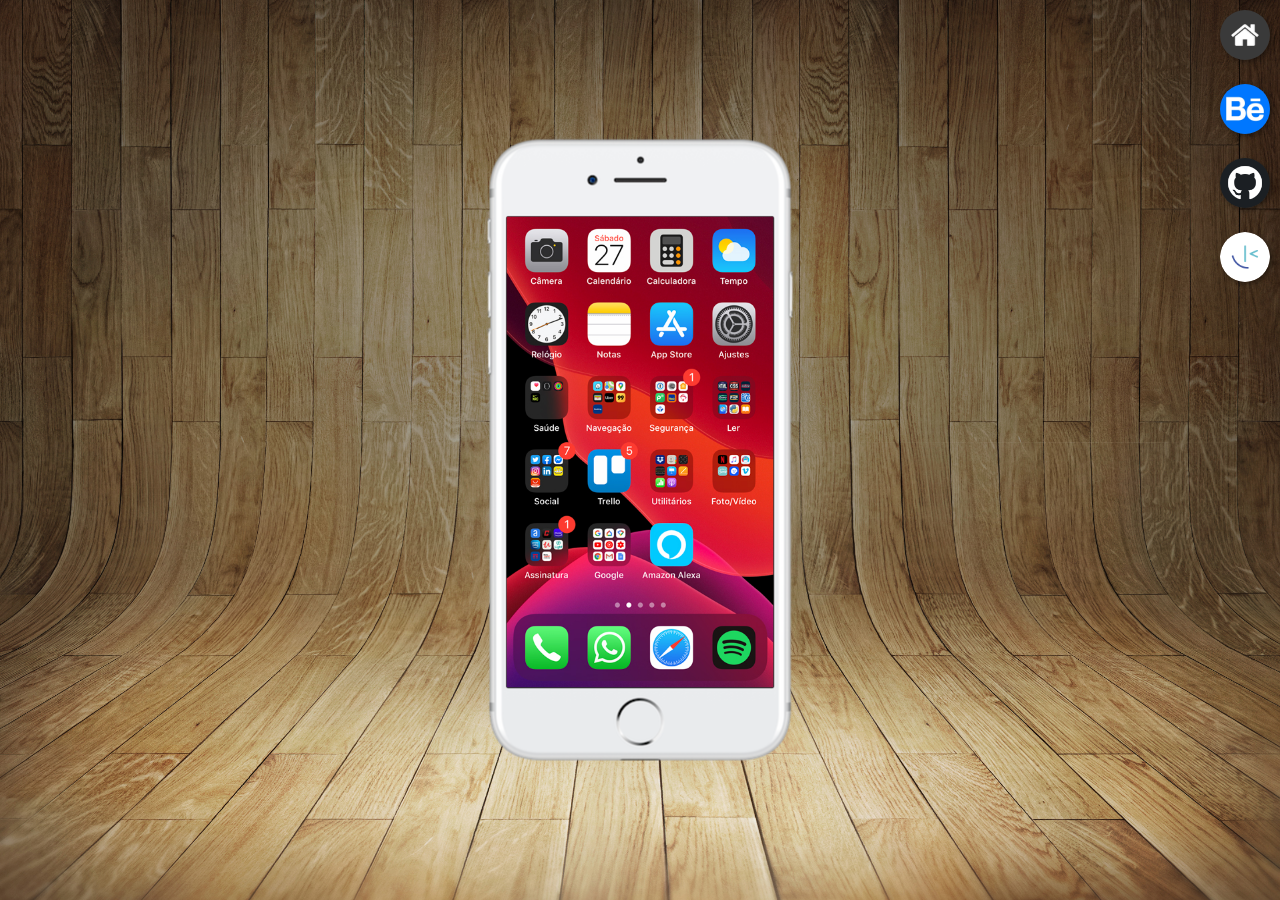
<file: index.html>
<!DOCTYPE html>
<html lang="pt-br">
<head>
    <meta charset="UTF-8">
    <meta name="viewport" content="width=device-width, initial-scale=1.0">
    <title>Projeto Redes Sociais</title>
    <link rel="shortcut icon" href="favicon.ico" type="image/x-icon">
    <link rel="stylesheet" href="estilos/style.css">
</head>
<body>
    <main>
        <section id="telefone">
            <iframe src="home.html" name="tela" id="tela" frameborder="0">
                Seu navegador não é compatível com isso. Baixe <a href="https://www.google.com/chrome/dr/download">aqui</a> o Google Chrome.
            </iframe>
        </section>
        <section id="redes-sociais">
            <a href="home.html" target="tela"><img src="imagens/logo-home.jpg" alt="home"></a><br>
            <a href="behance.html" target="tela"><img src="imagens/logo-behance.jpg" alt=""></a><br>
            <a href="github.html" target="tela"><img src="imagens/logo-github.webp" alt=""></a><br>
            <a href="frontendmentor.html" target="tela"><img src="imagens/logo-fm.png" alt=""></a>
        </section>
    </main>
</body>
</html>
</file>
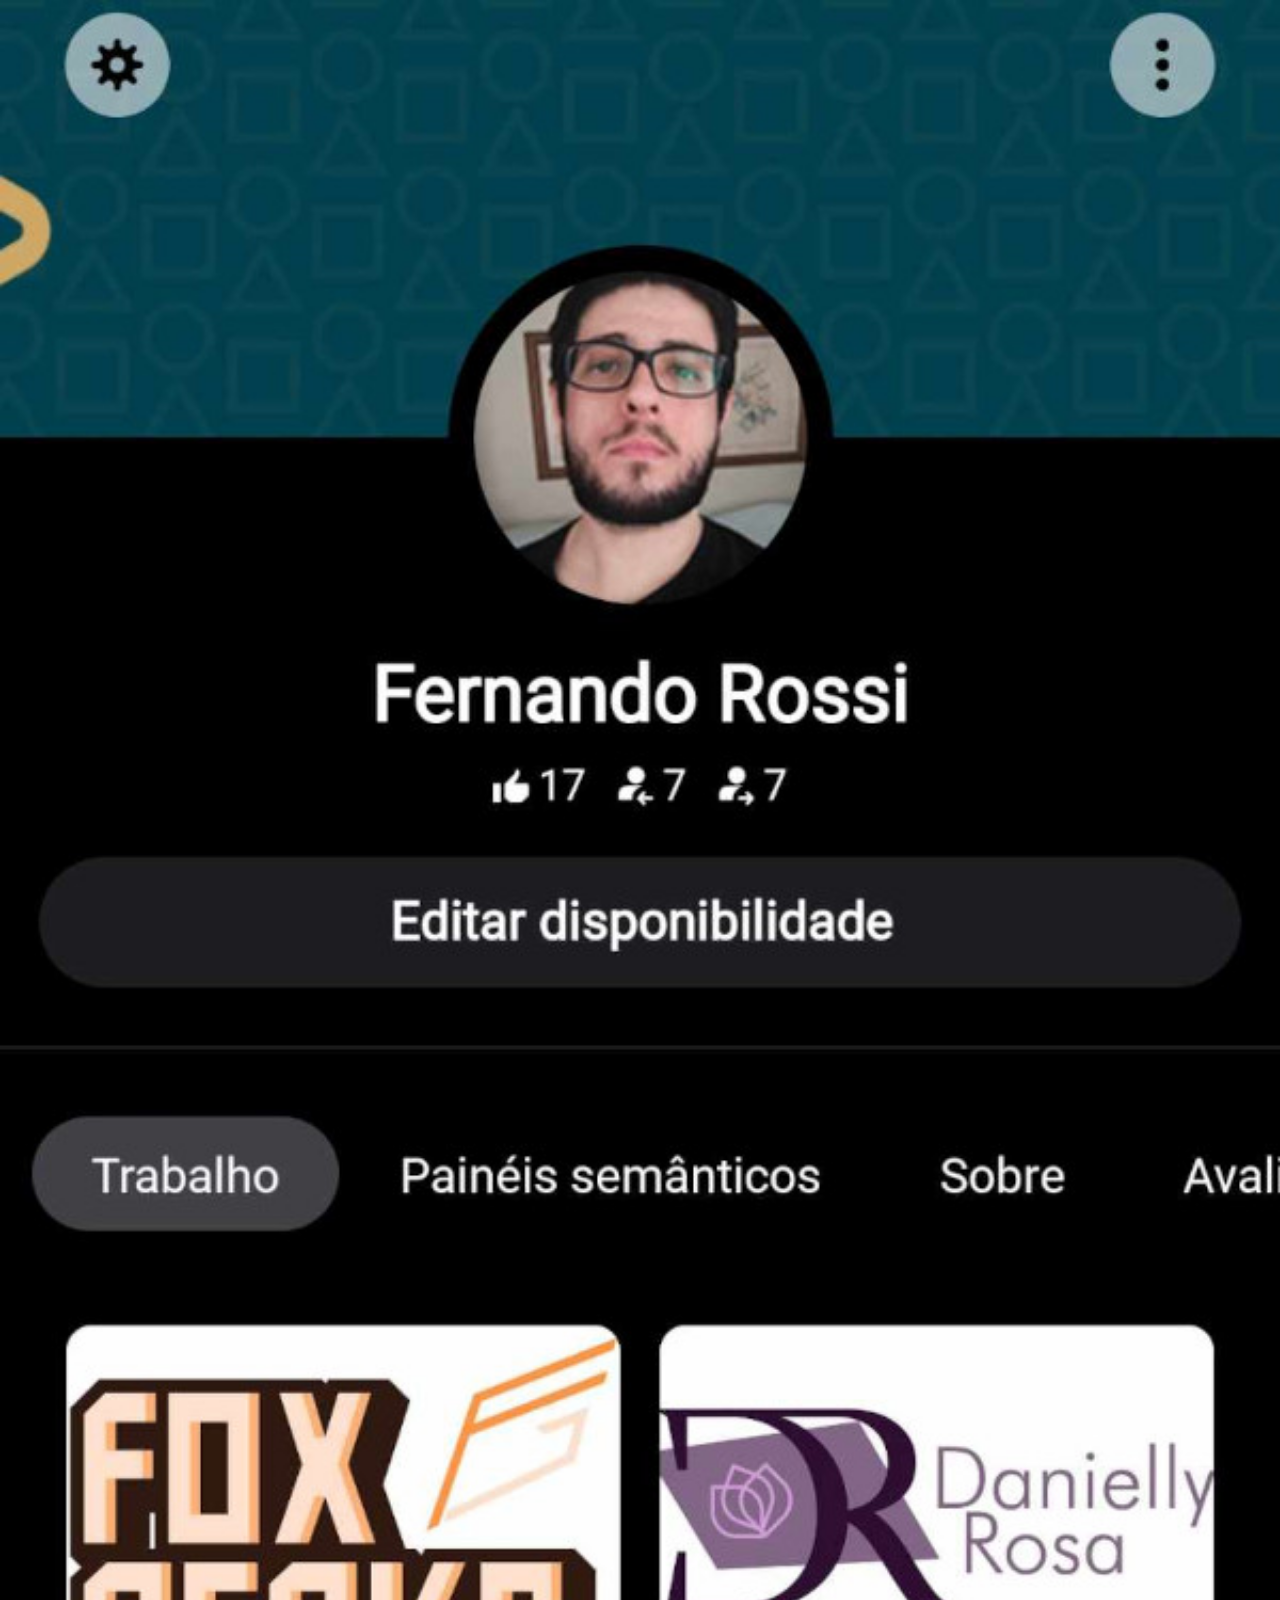
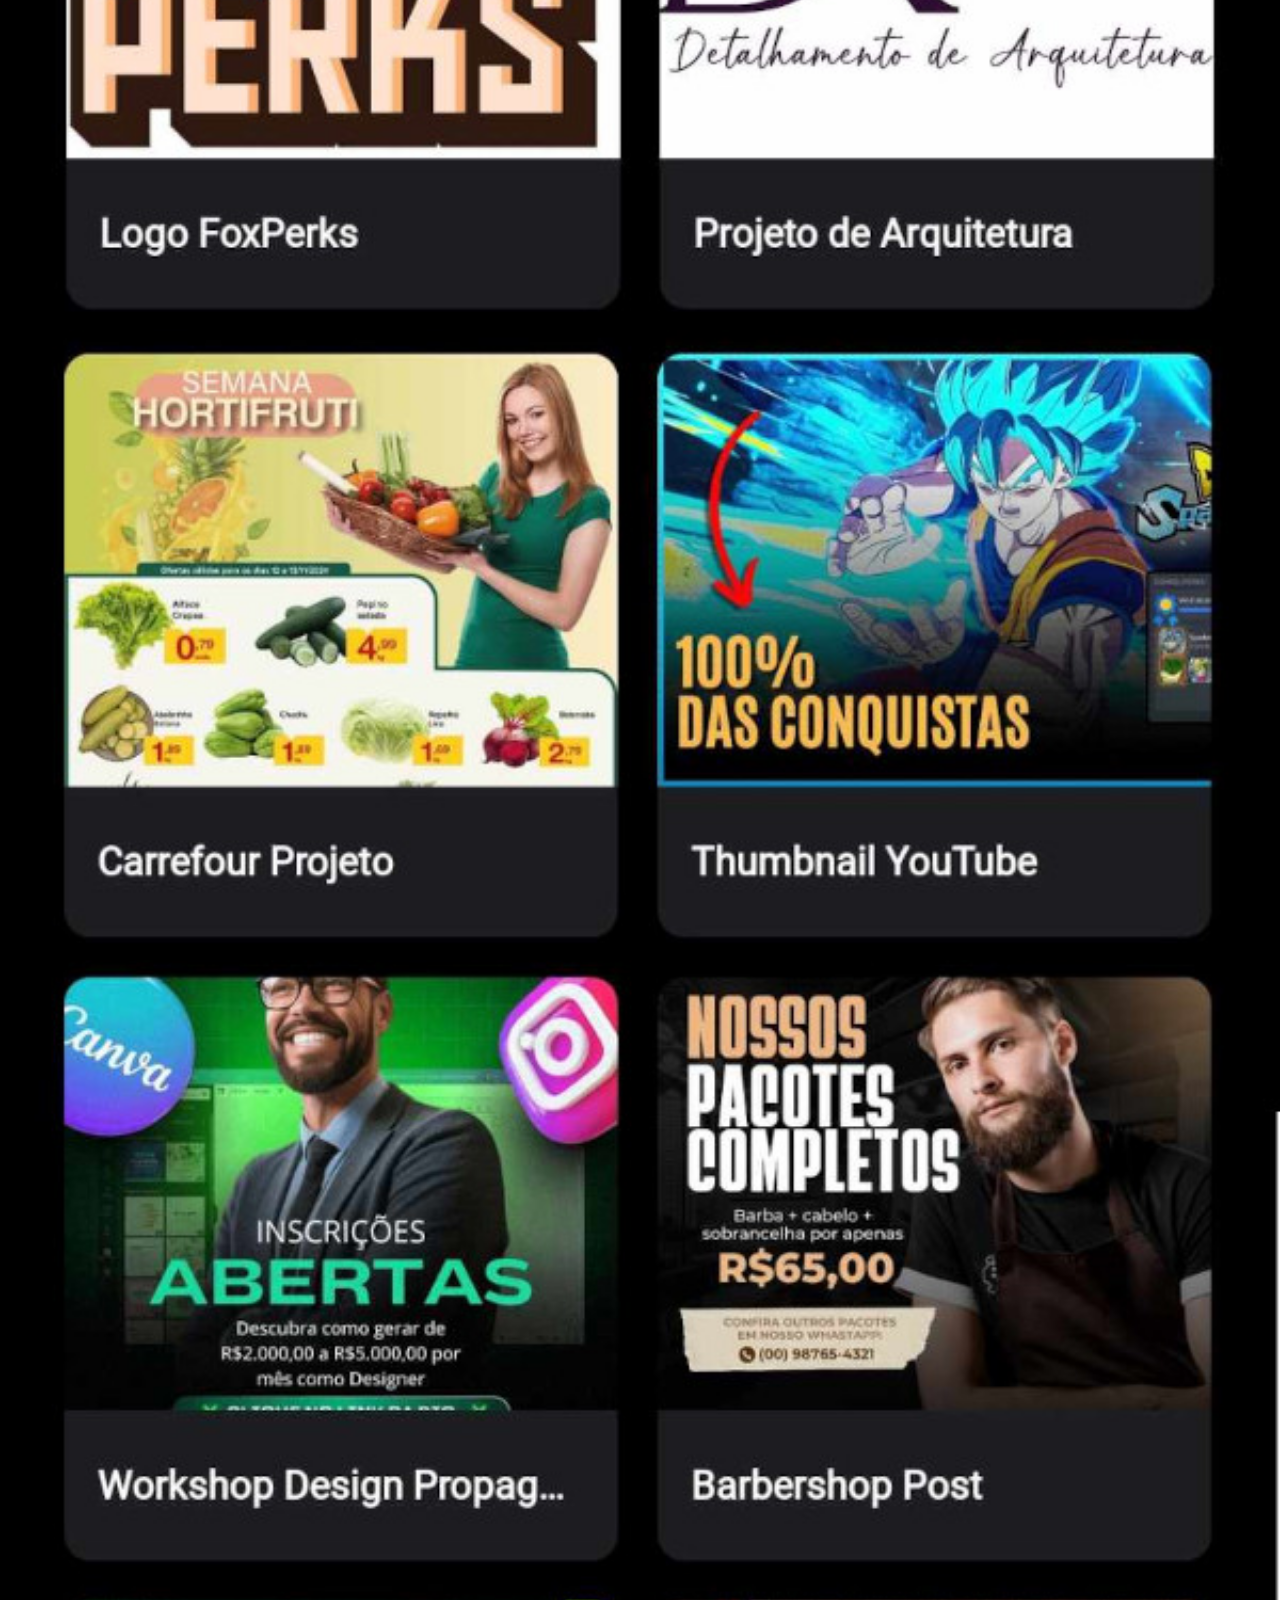
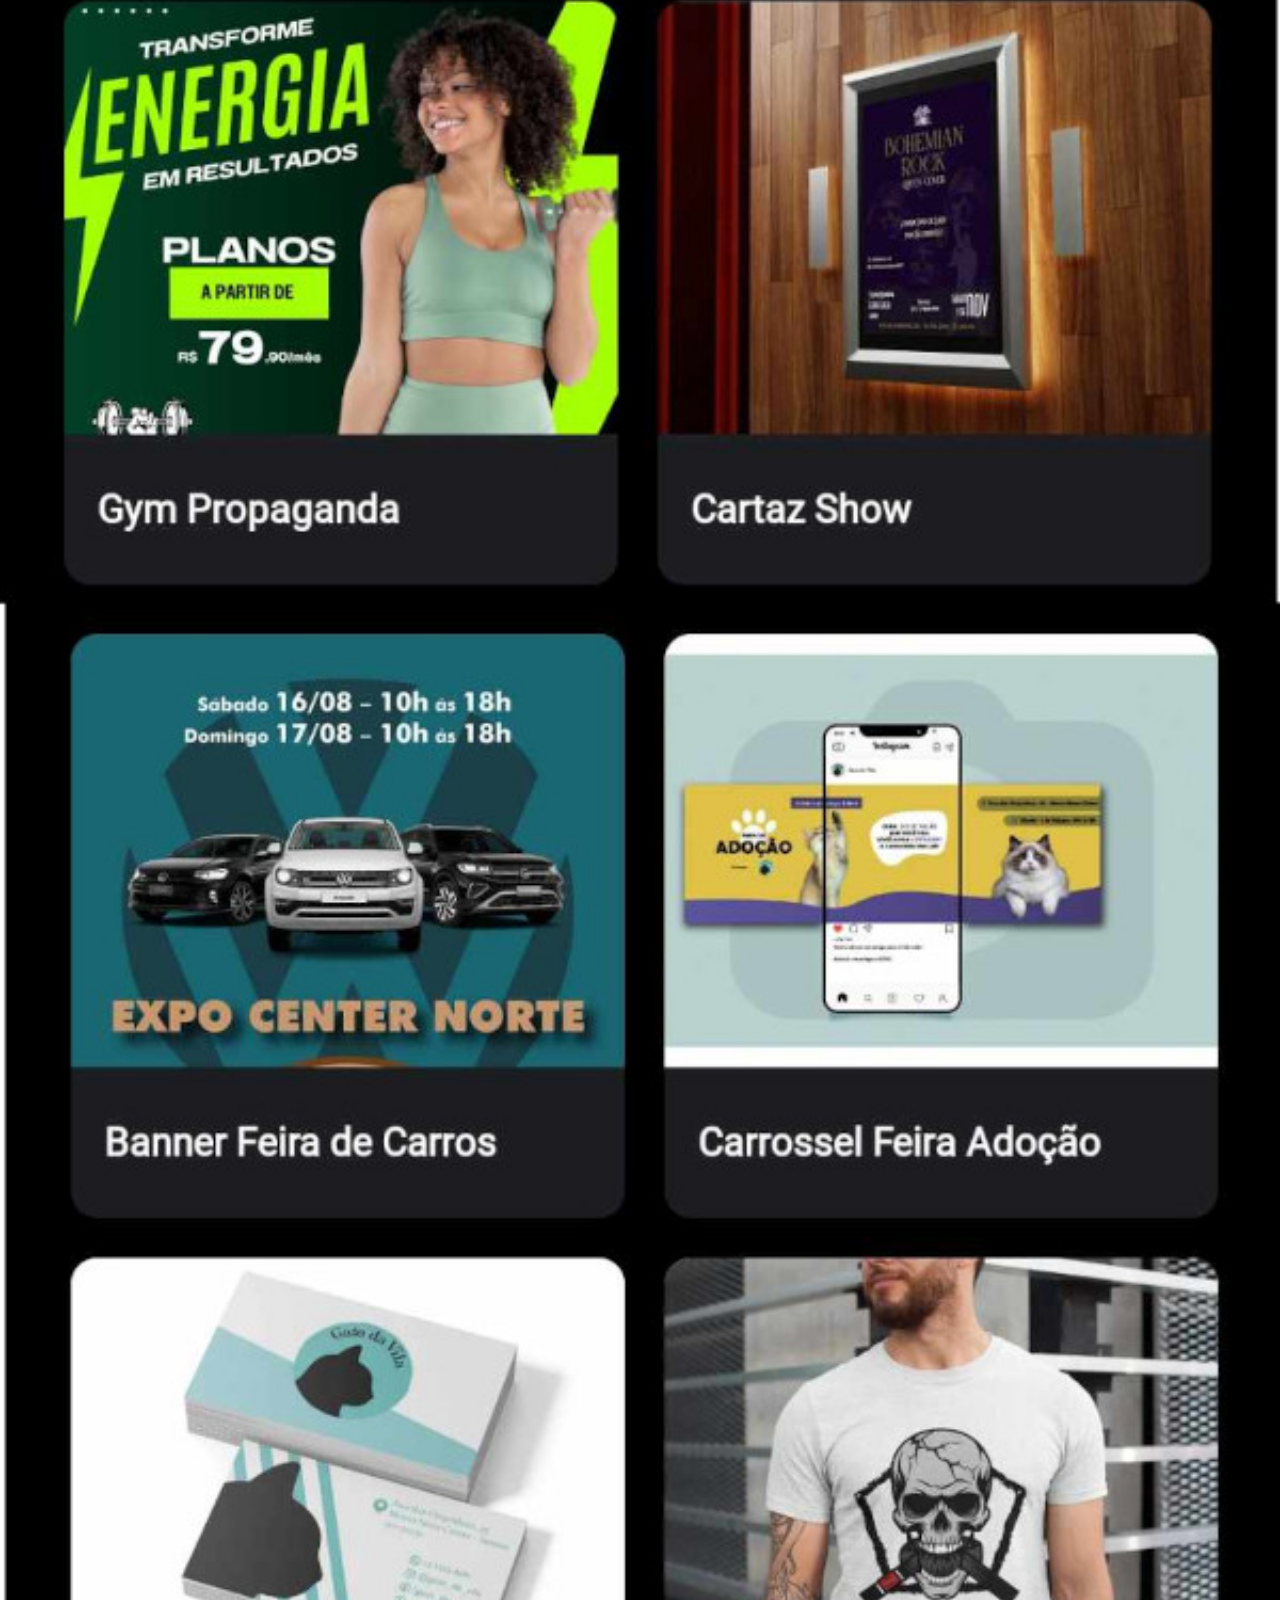
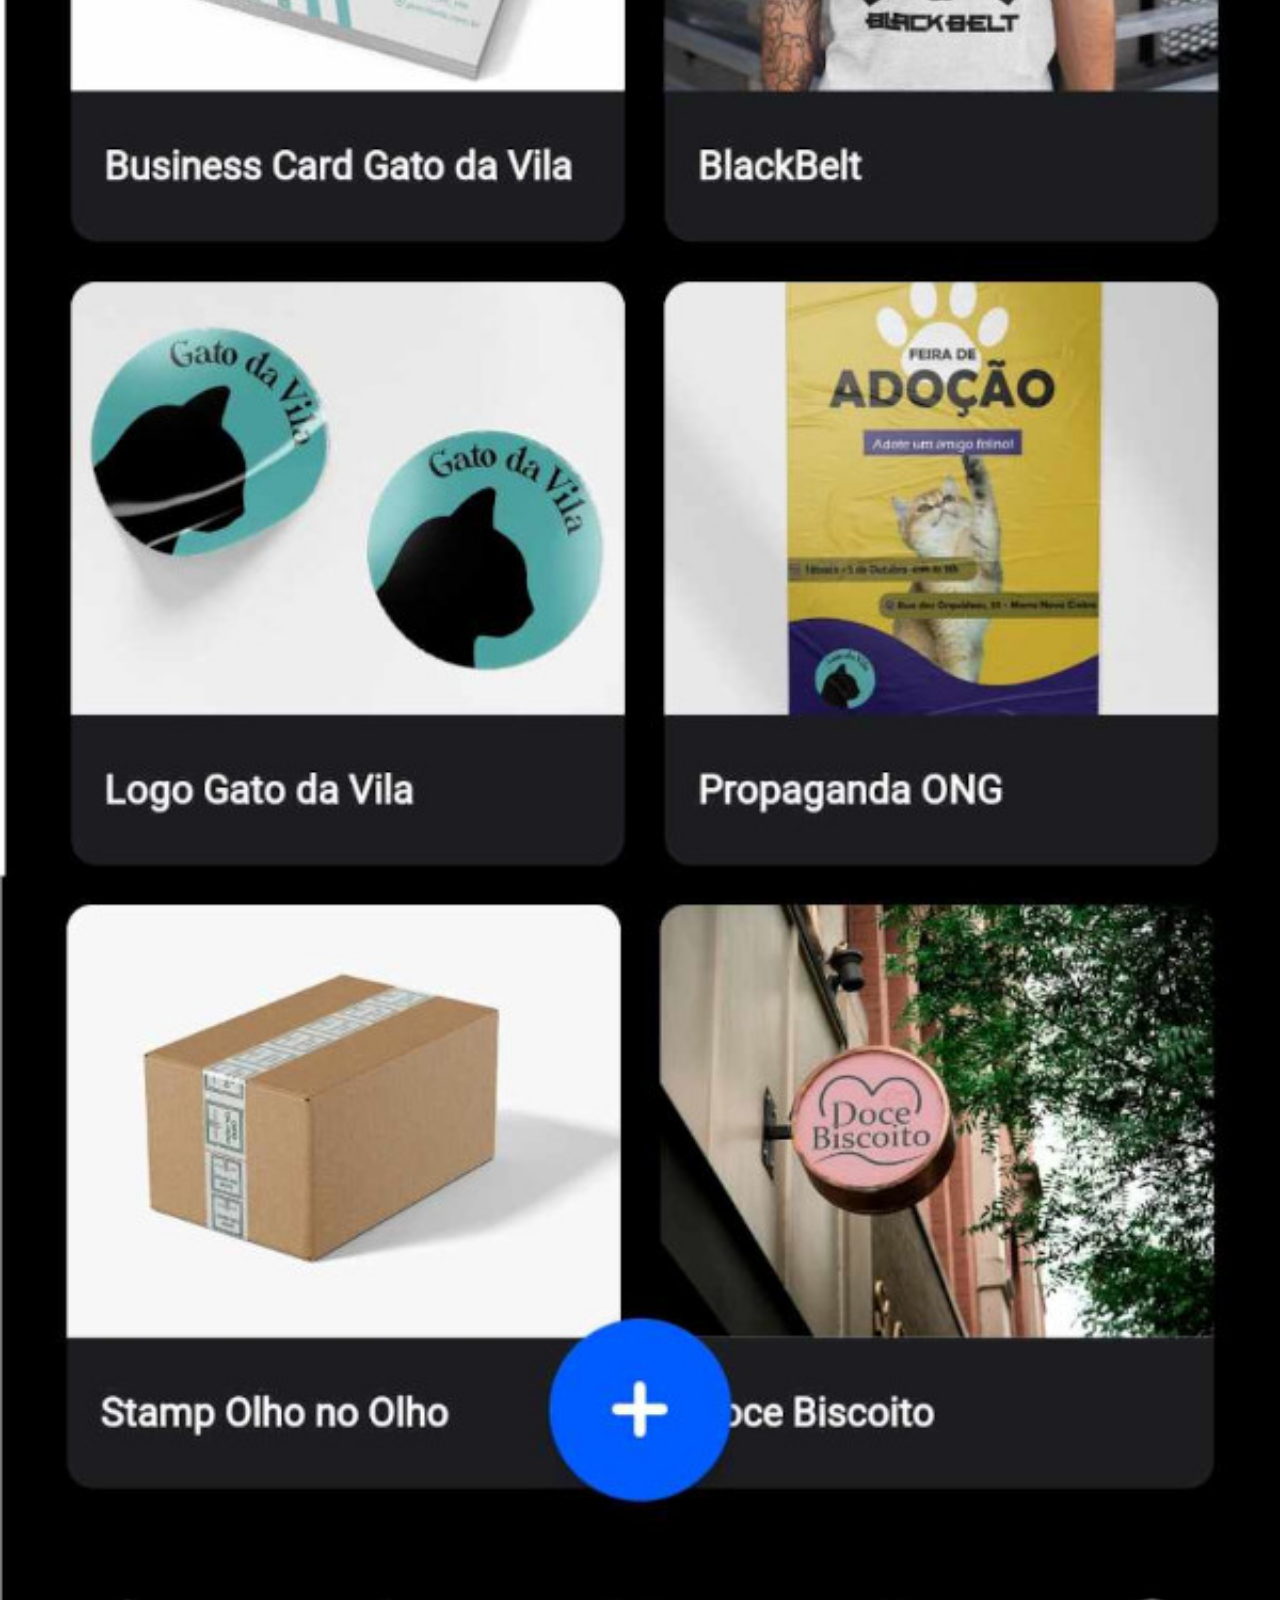
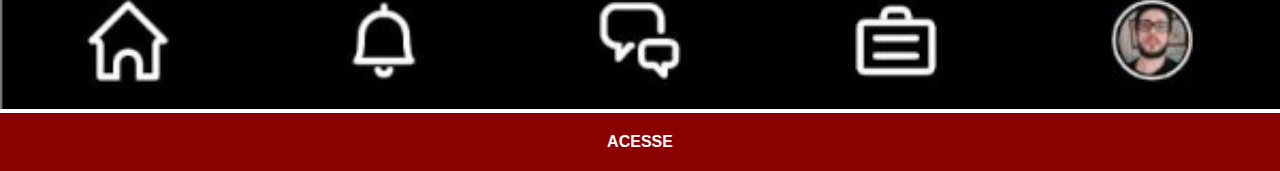
<file: behance.html>
<!DOCTYPE html>
<html lang="pt-br">
<head>
    <meta charset="UTF-8">
    <meta name="viewport" content="width=device-width, initial-scale=1.0">
    <title>Youtube</title>
    <link rel="stylesheet" href="estilos/social.css">
</head>
<body>
    <img src="imagens/tela-behance.jpg" alt="behance">
    <a href="https://www.behance.net/frsdo" target="_blank">ACESSE</a>
</body>
</html>
</file>
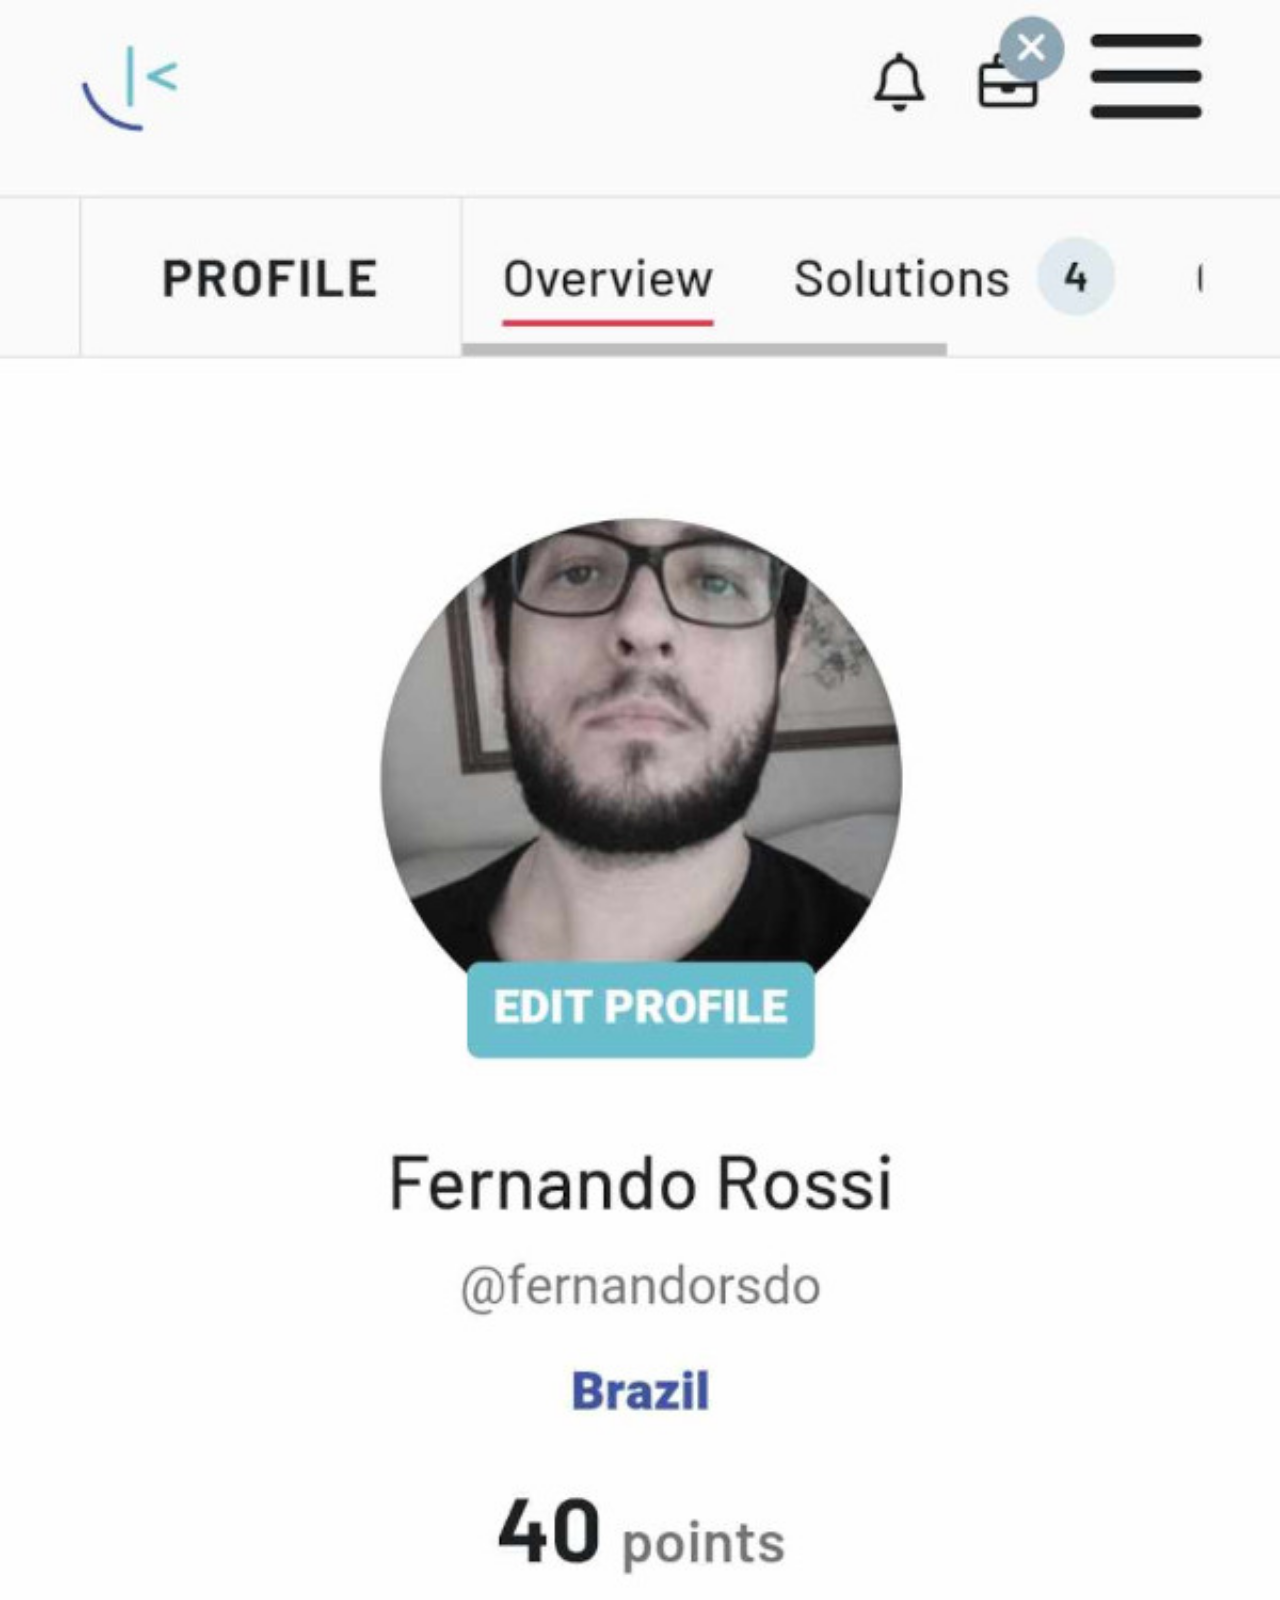
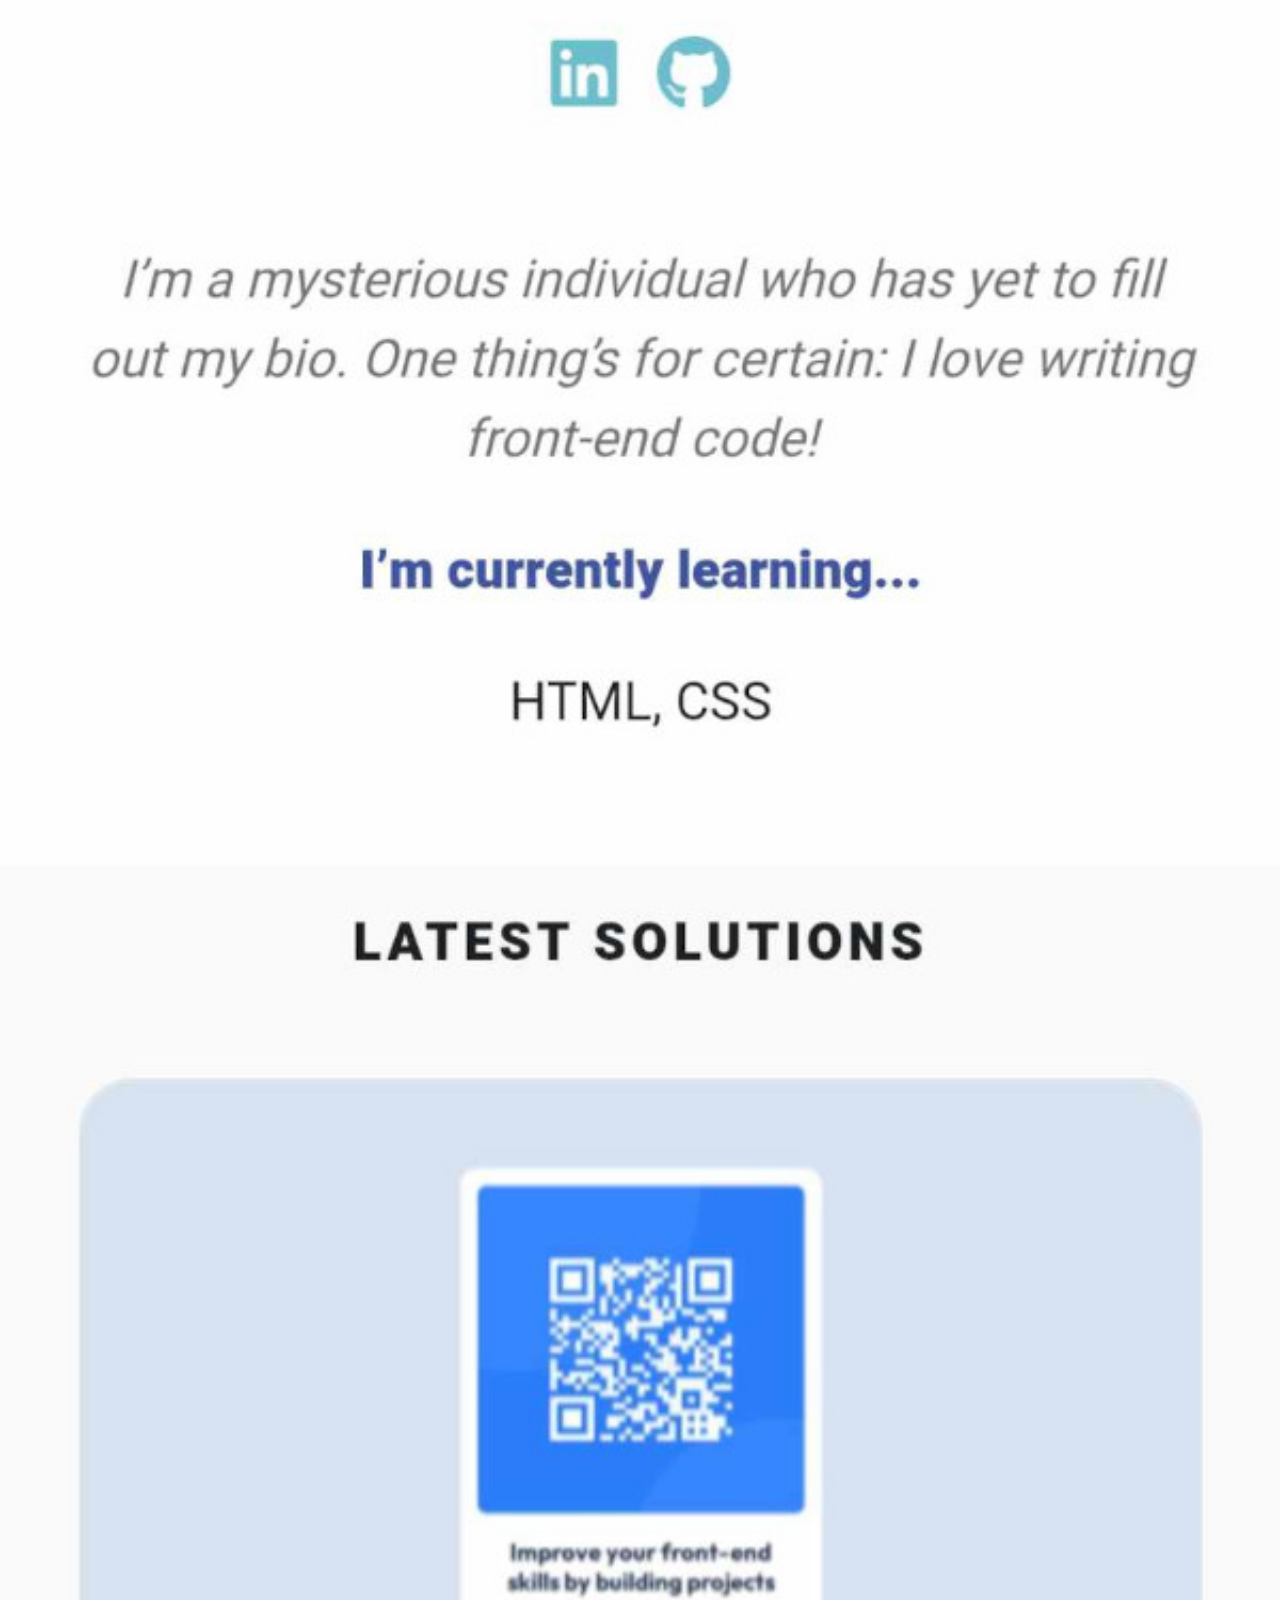
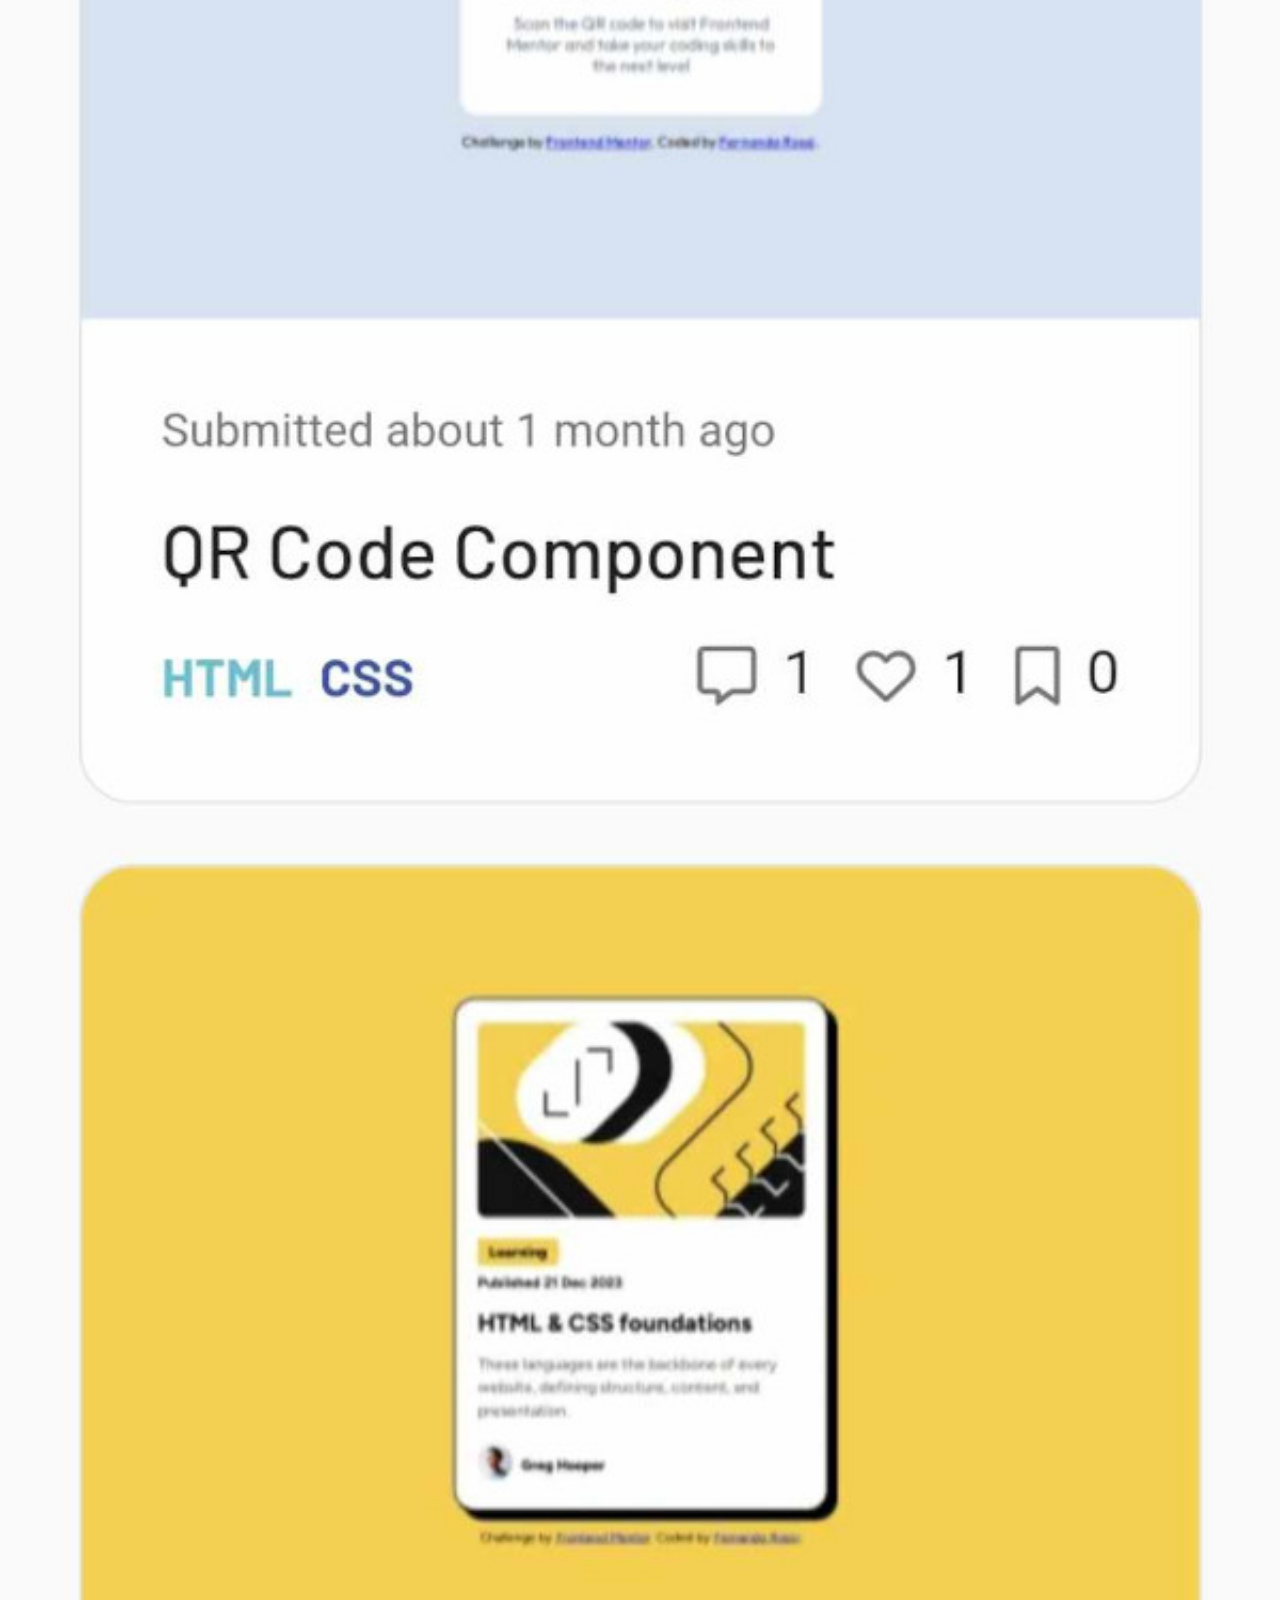
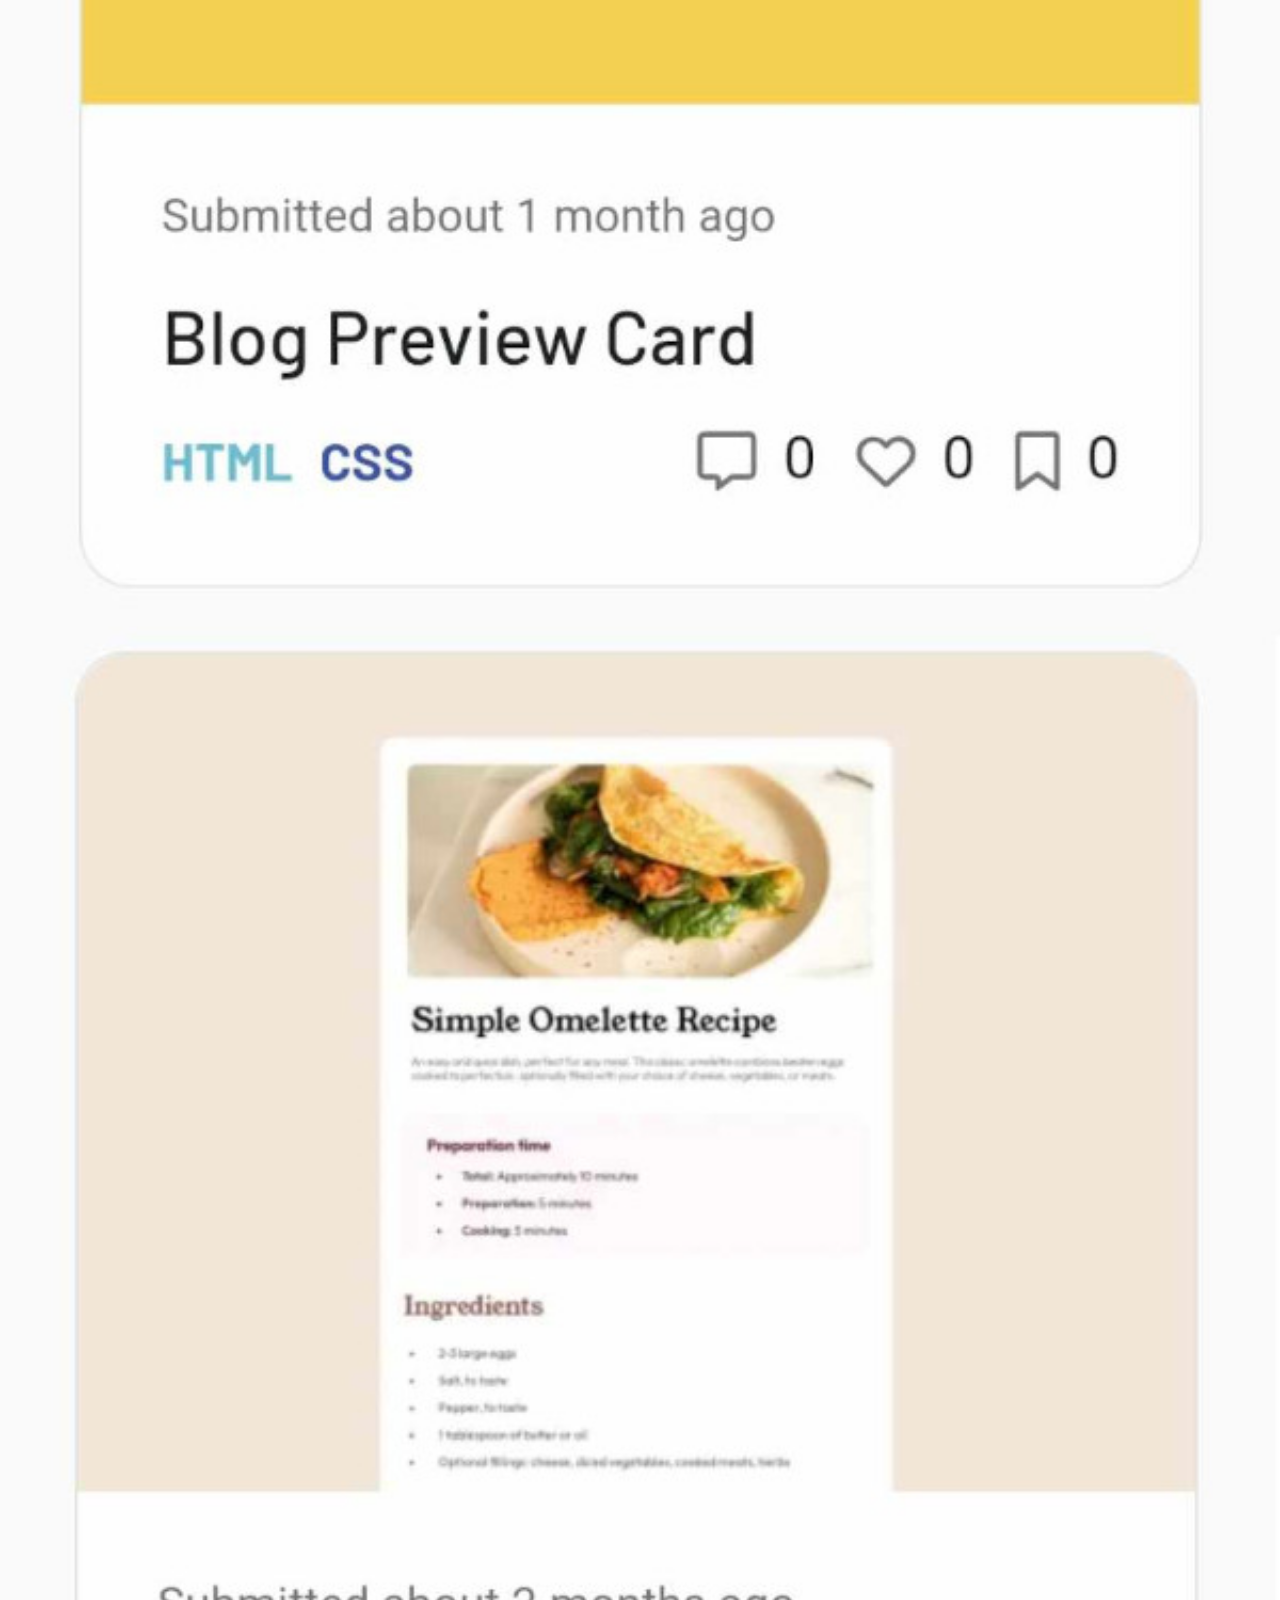
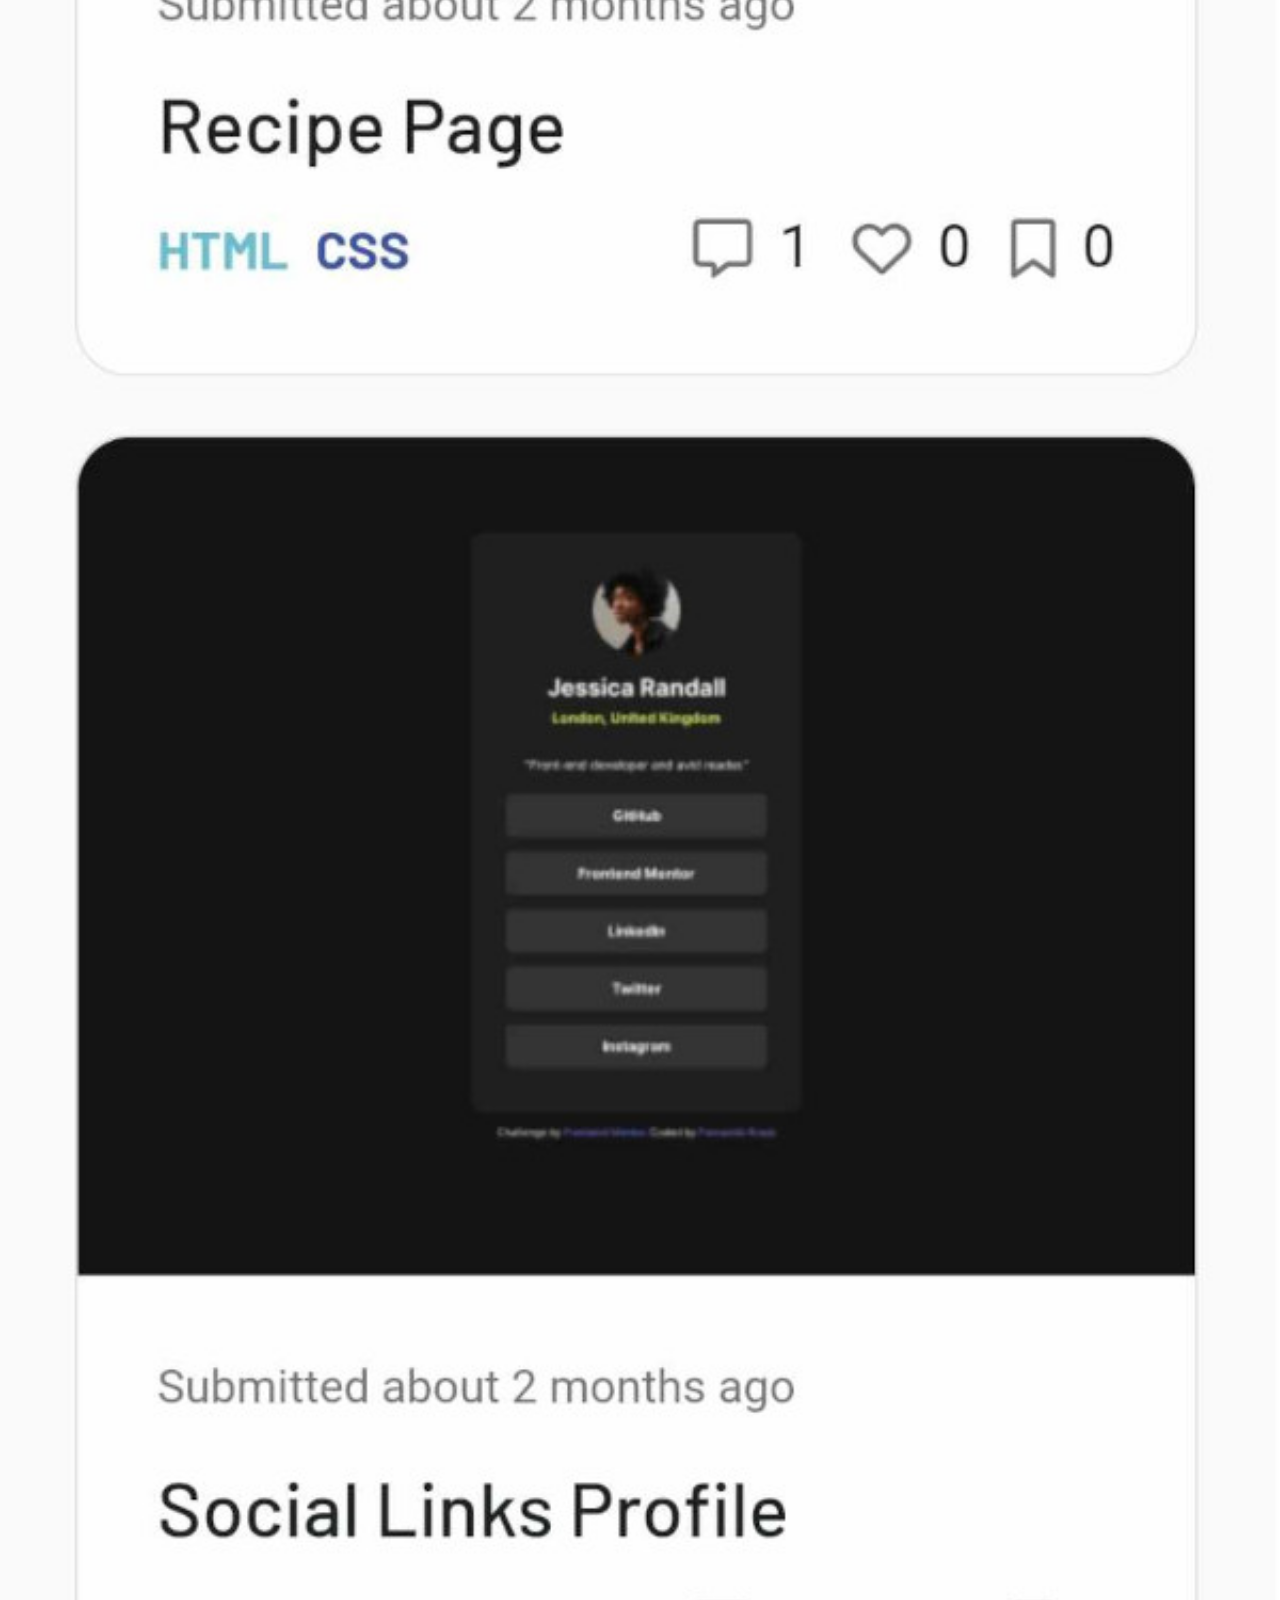
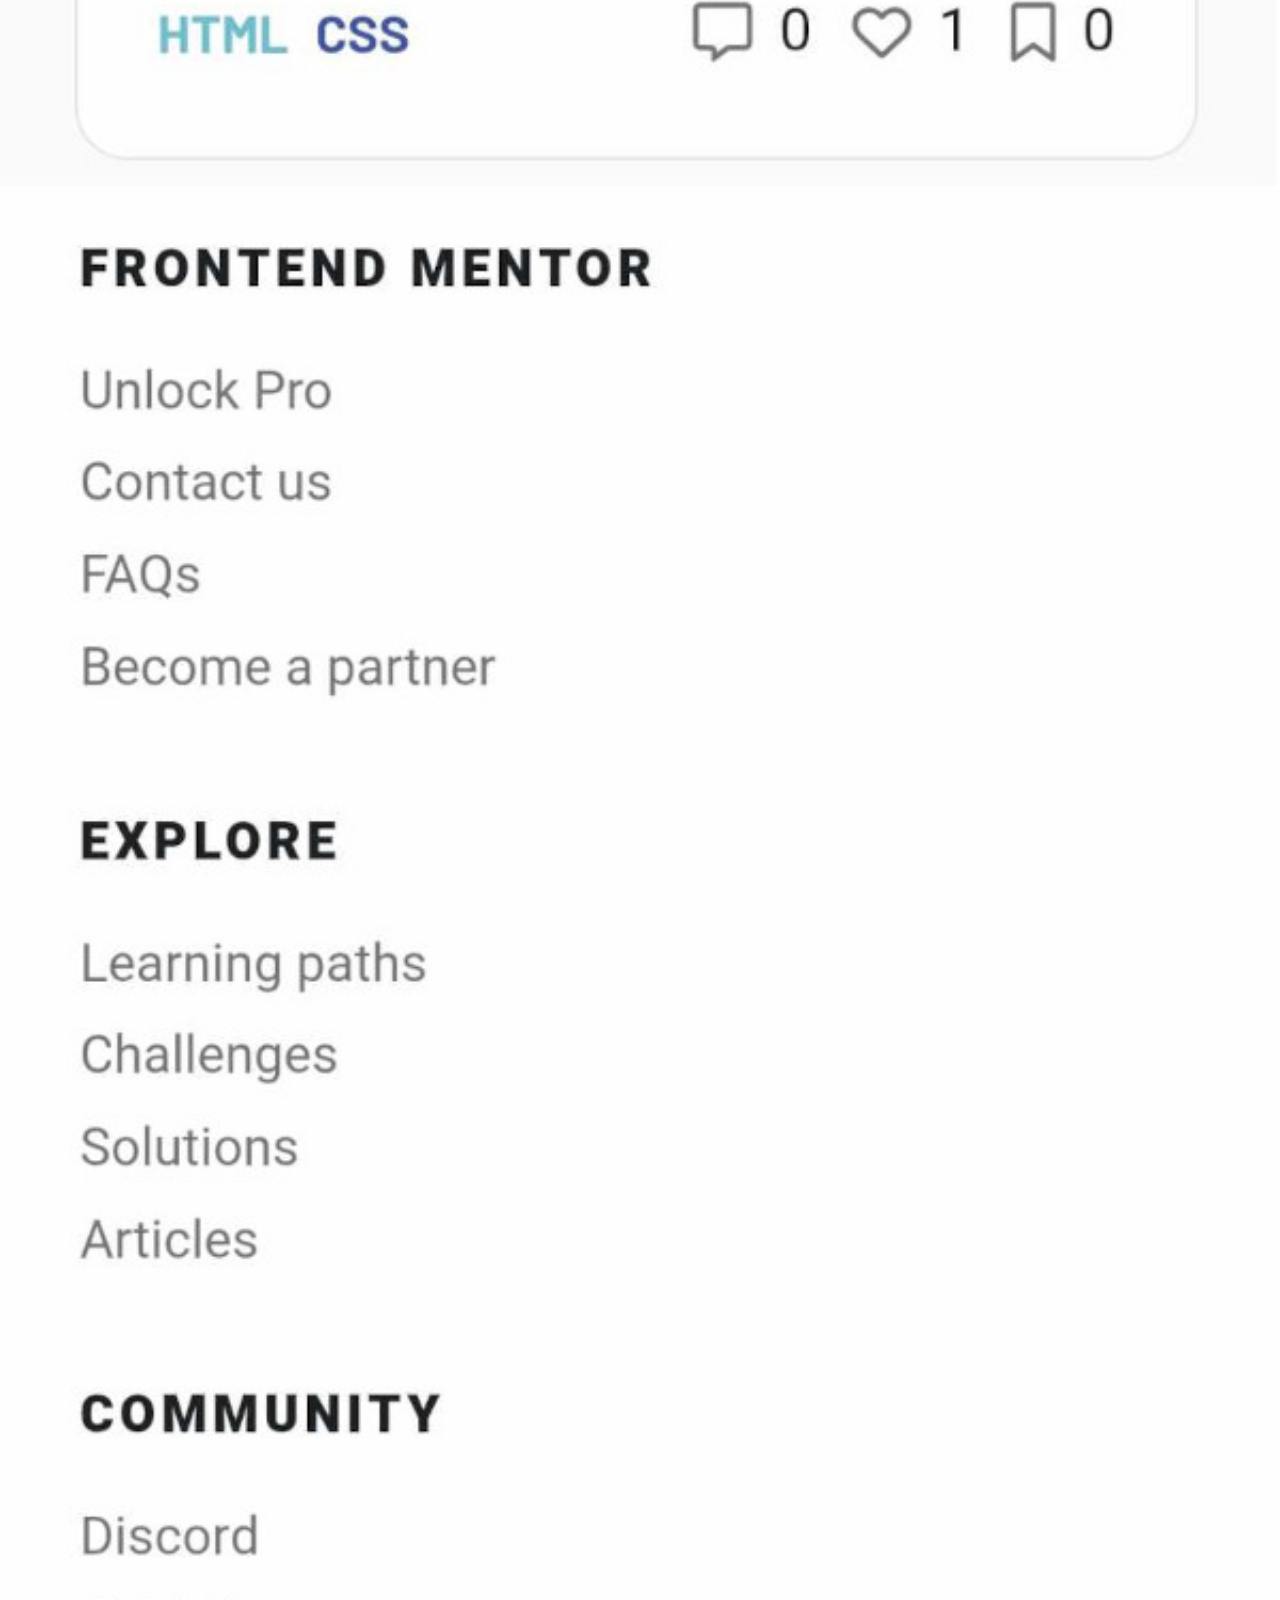
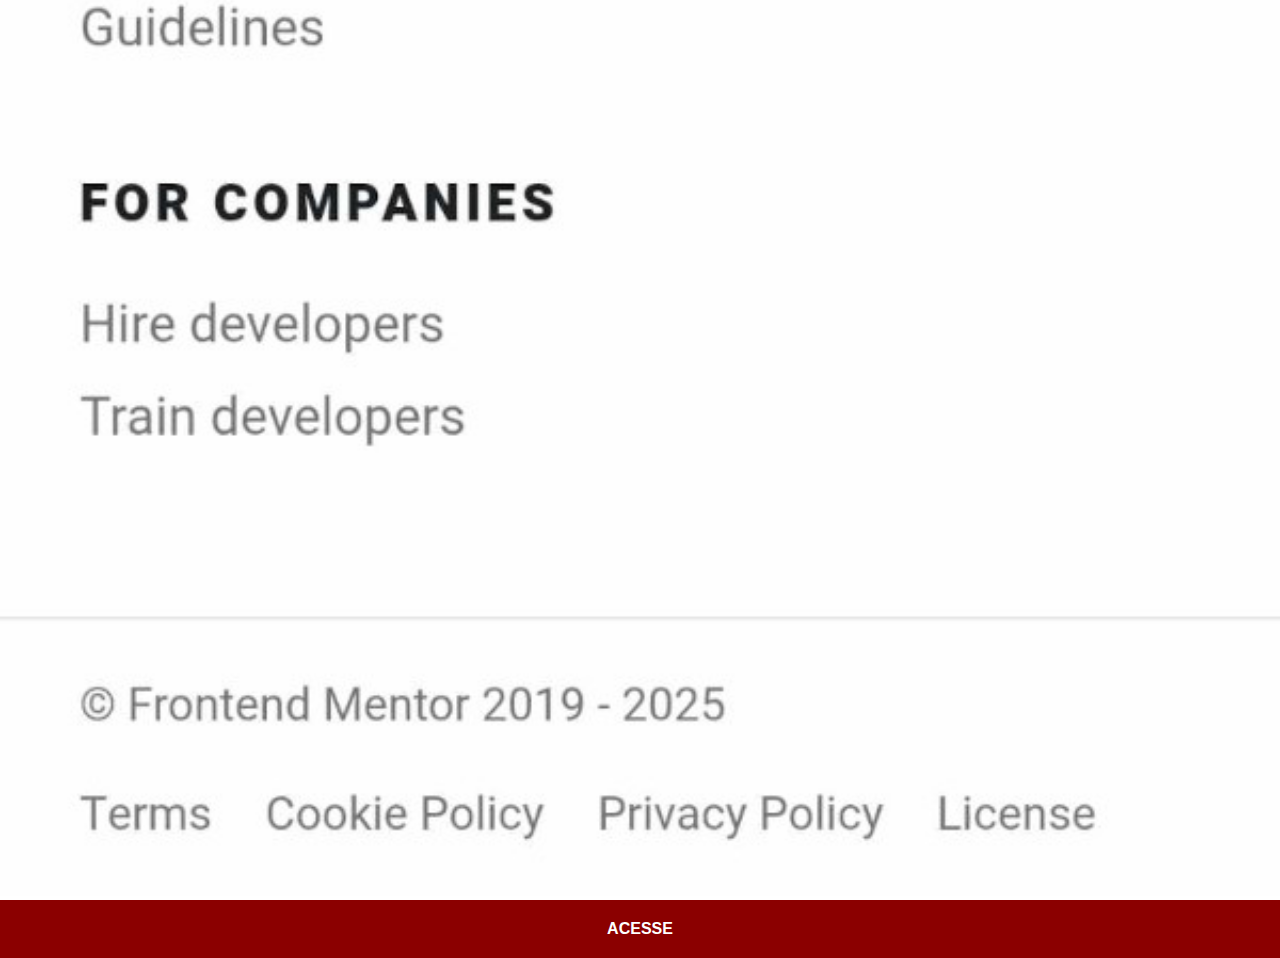
<file: frontendmentor.html>
<!DOCTYPE html>
<html lang="pt-br">
<head>
    <meta charset="UTF-8">
    <meta name="viewport" content="width=device-width, initial-scale=1.0">
    <title>instagram</title>
    <link rel="stylesheet" href="estilos/social.css">
</head>
<body>
    <img src="imagens/tela-fm.jpg" alt="frontend mentor">
    <a href="https://www.frontendmentor.io/profile/fernandorsdo" target="_blank">ACESSE</a>
    
</body>
</html>
</file>
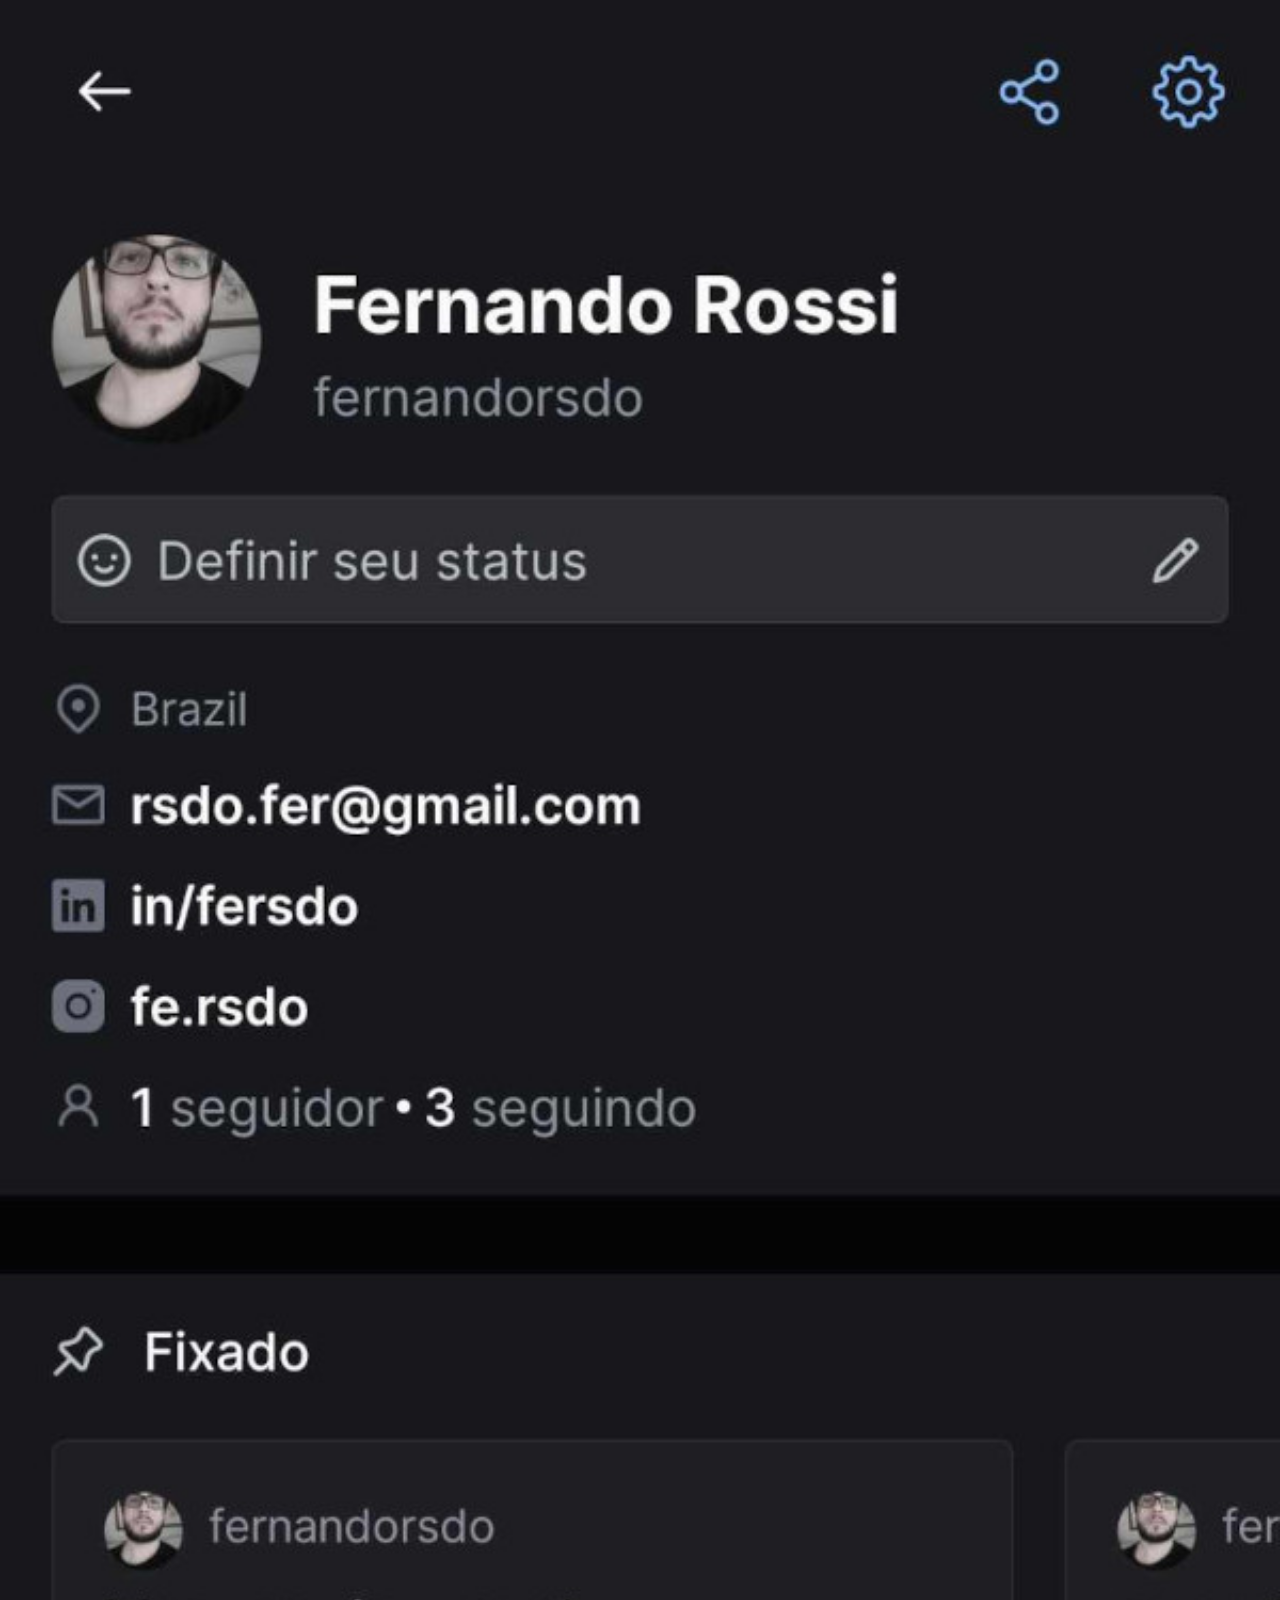
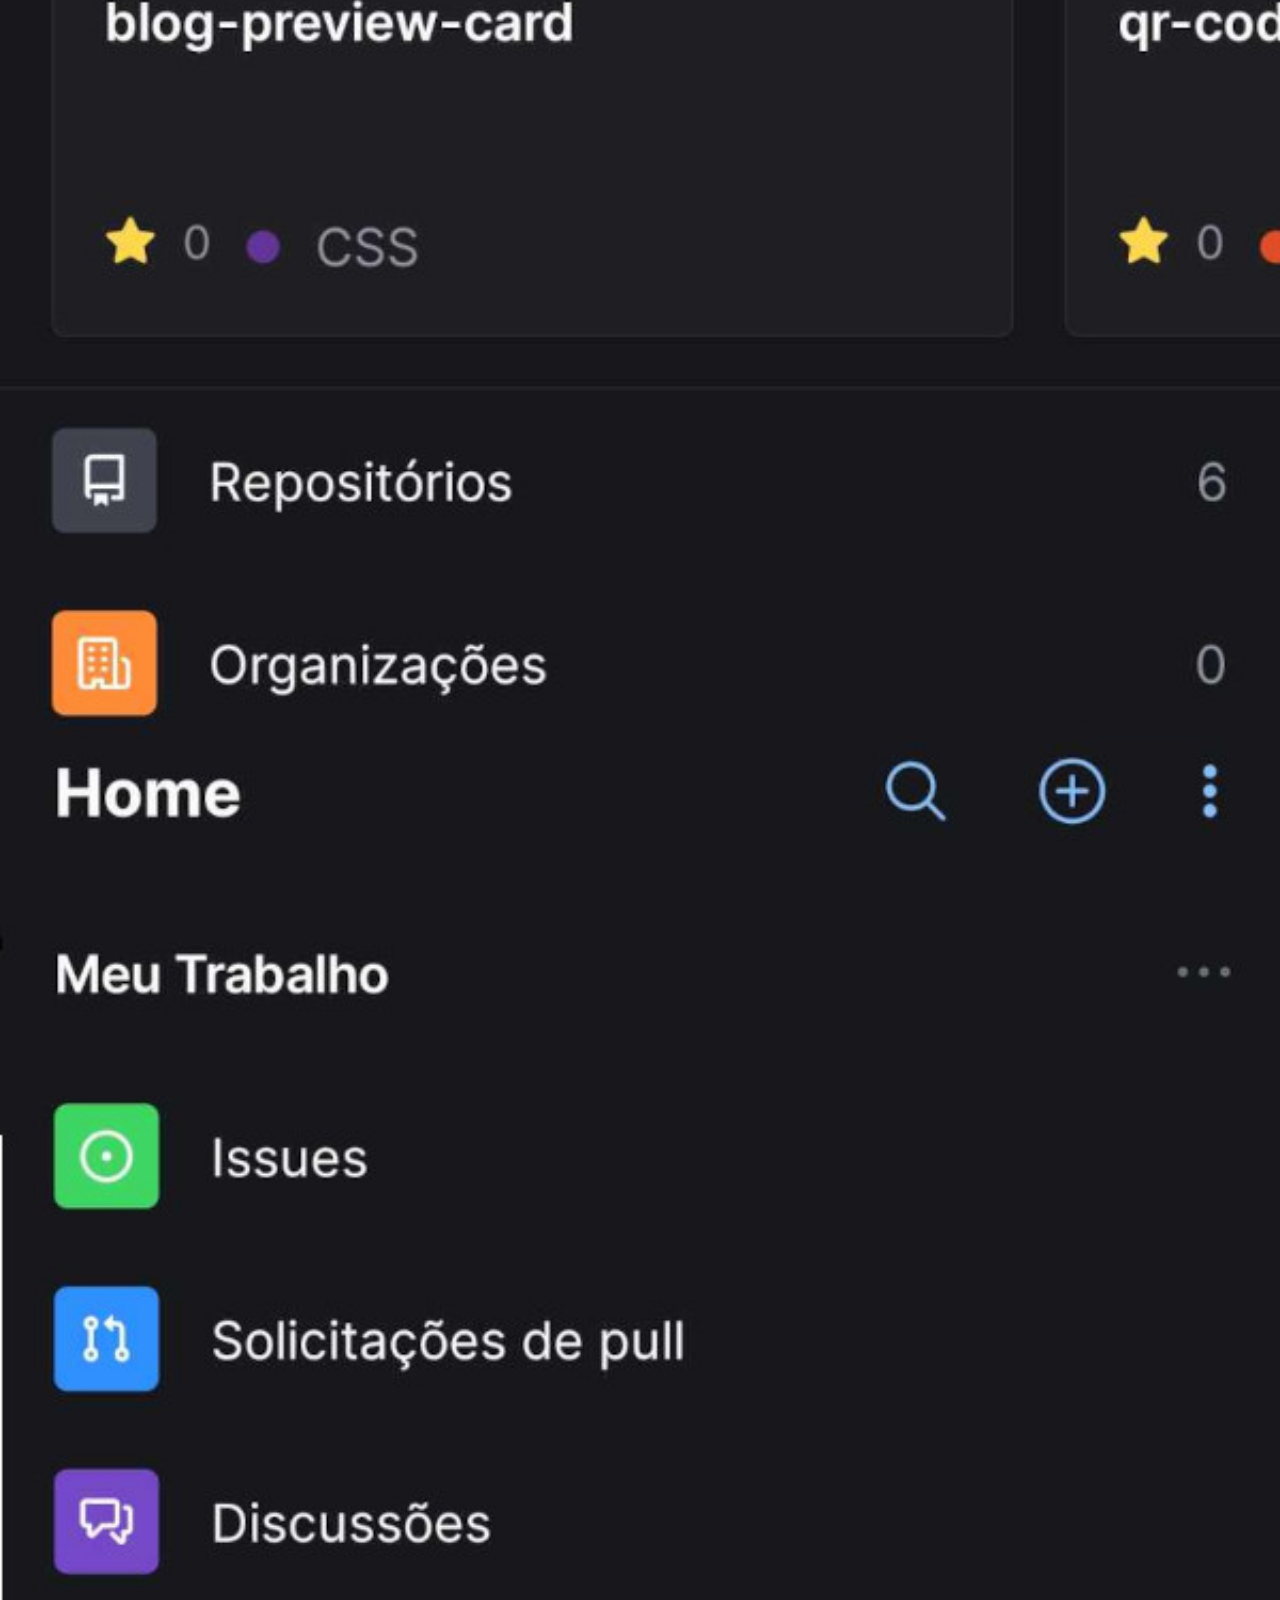
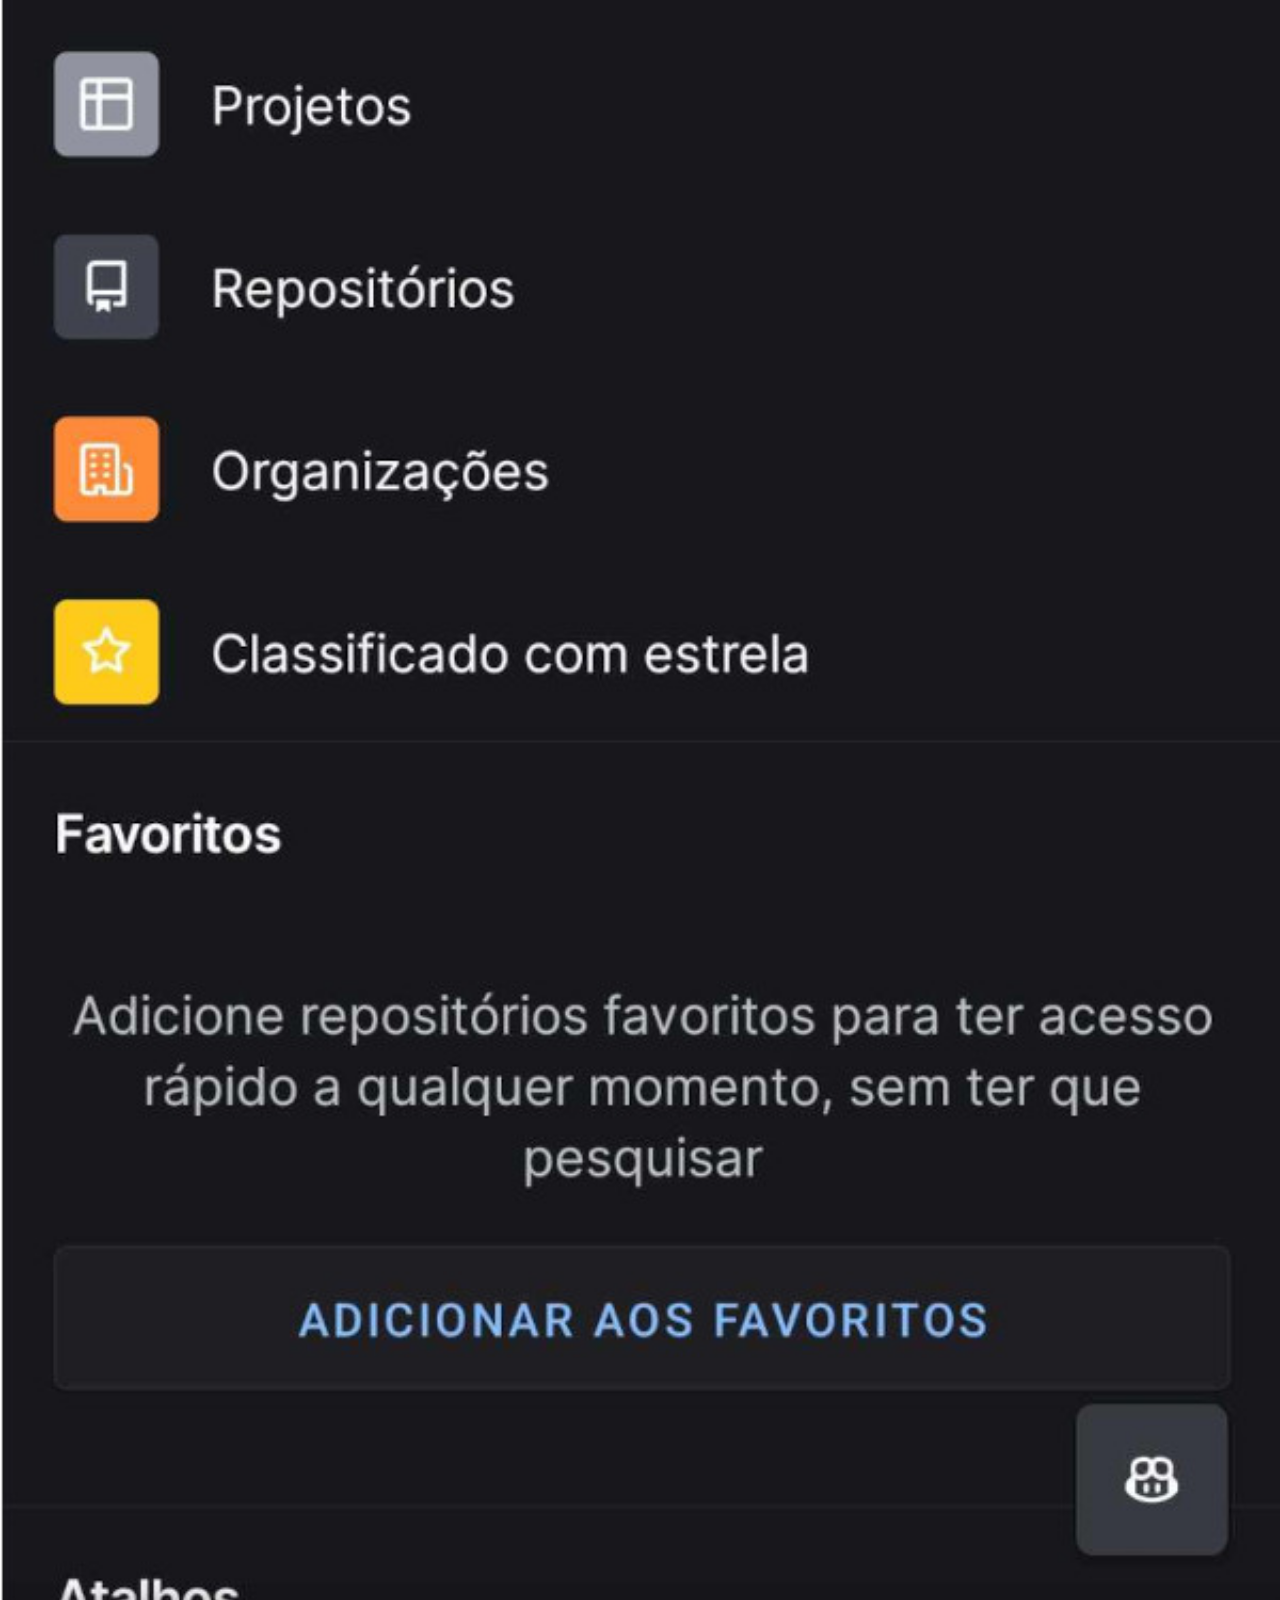
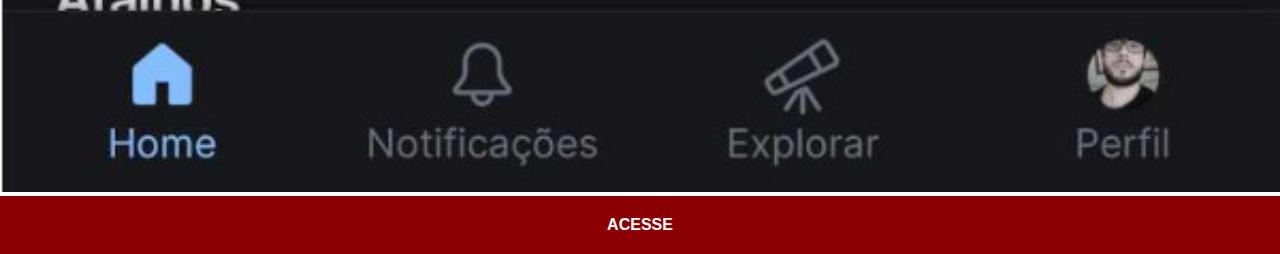
<file: github.html>
<!DOCTYPE html>
<html lang="pt-br">
<head>
    <meta charset="UTF-8">
    <meta name="viewport" content="width=device-width, initial-scale=1.0">
    <title>Github</title>
    <link rel="stylesheet" href="estilos/social.css">
</head>
<body>
    <img src="imagens/tela-github.jpg" alt="github">
    <a href="https://github.com/fernandorsdo" target="_blank">ACESSE</a>
</body>
</html>
</file>
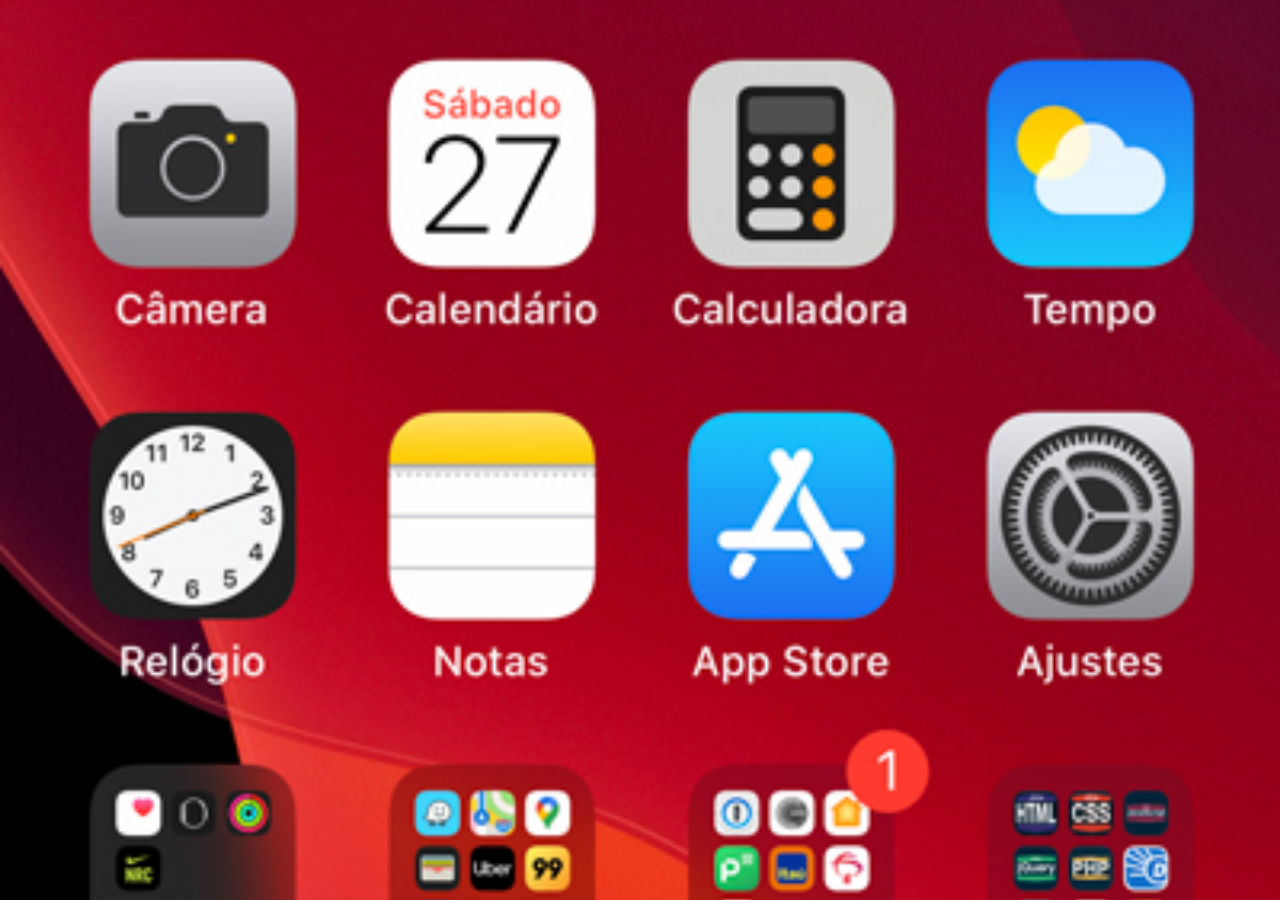
<file: home.html>
<!DOCTYPE html>
<html lang="pt-br">
<head>
    <meta charset="UTF-8">
    <meta name="viewport" content="width=device-width, initial-scale=1.0">
    <title>Home</title>
</head>
<style>
    * {
        margin: 0px;
        padding: 0px;
    }

    body {
        width: 100vw;
        height: 100vh;
        background: black url(imagens/tela-home.jpg) no-repeat top center;
        background-size: cover;
    }
</style>
<body>
    
</body>
</html>
</file>
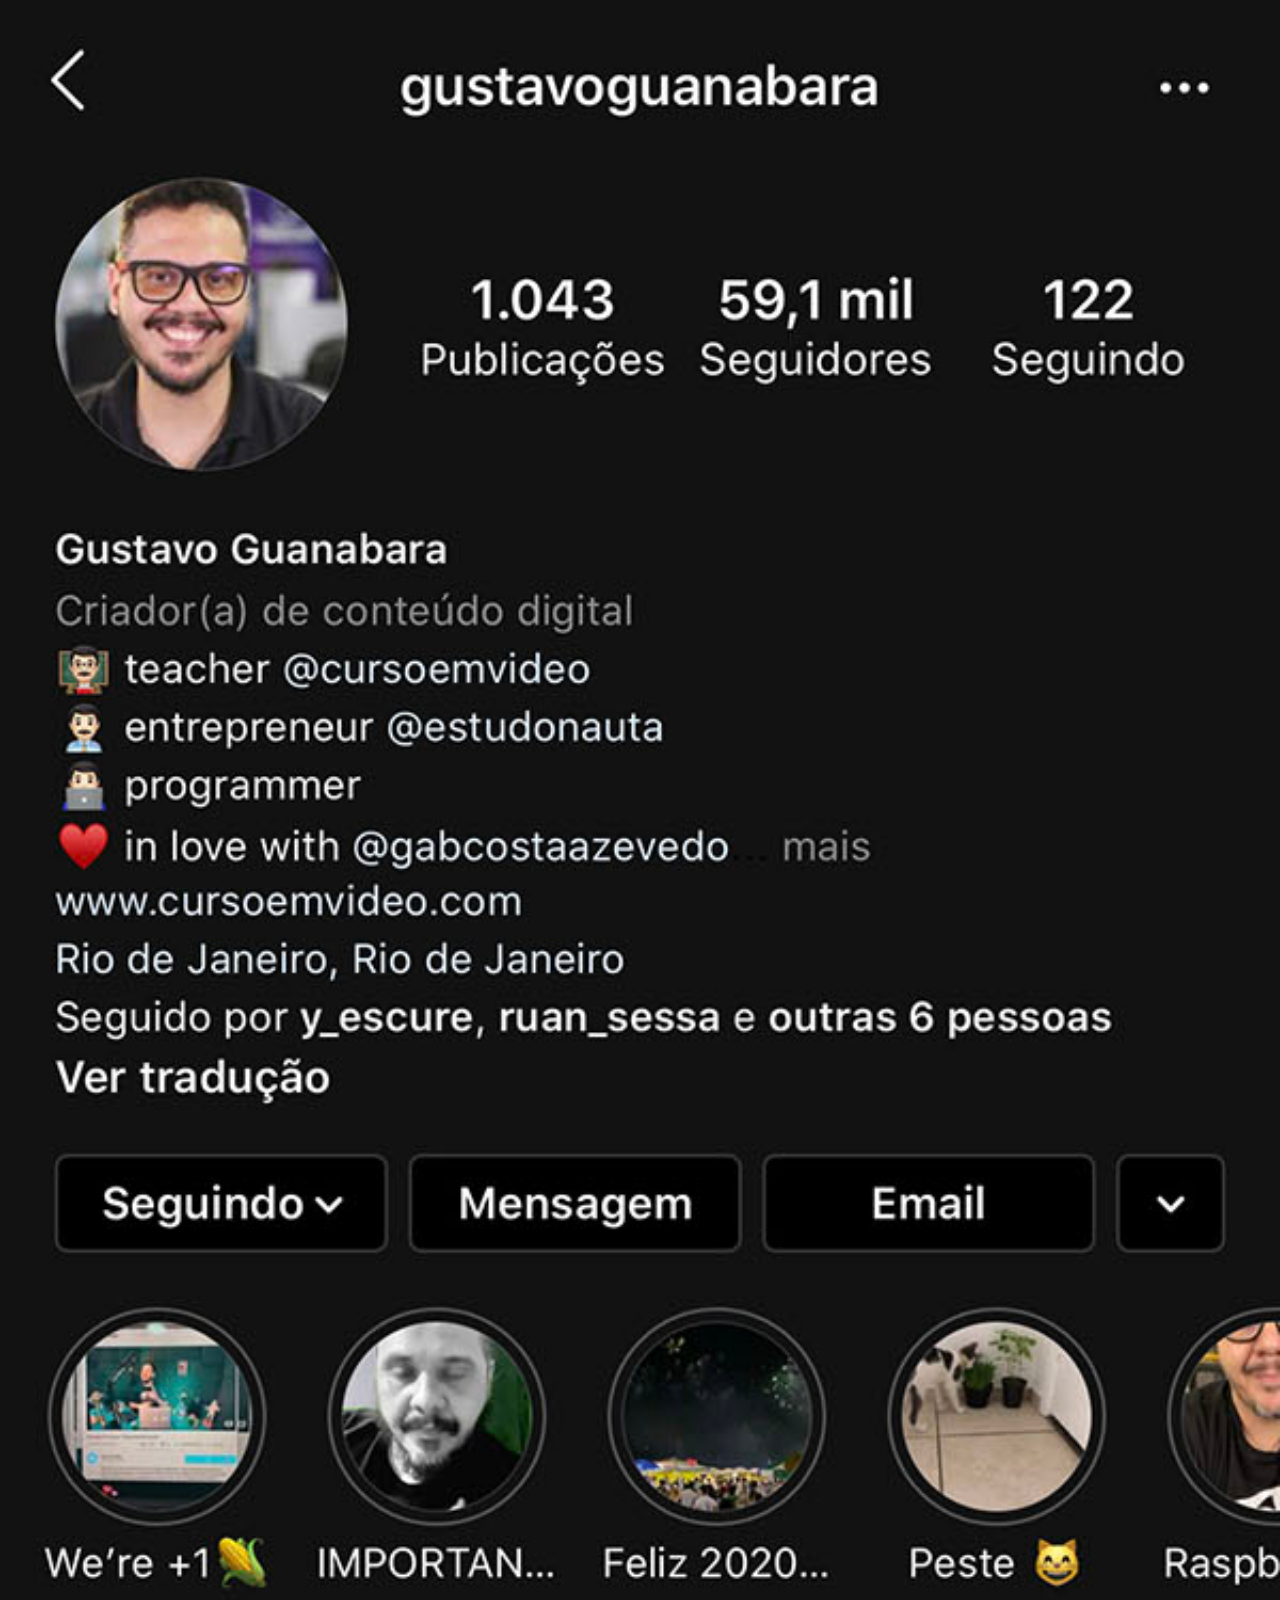
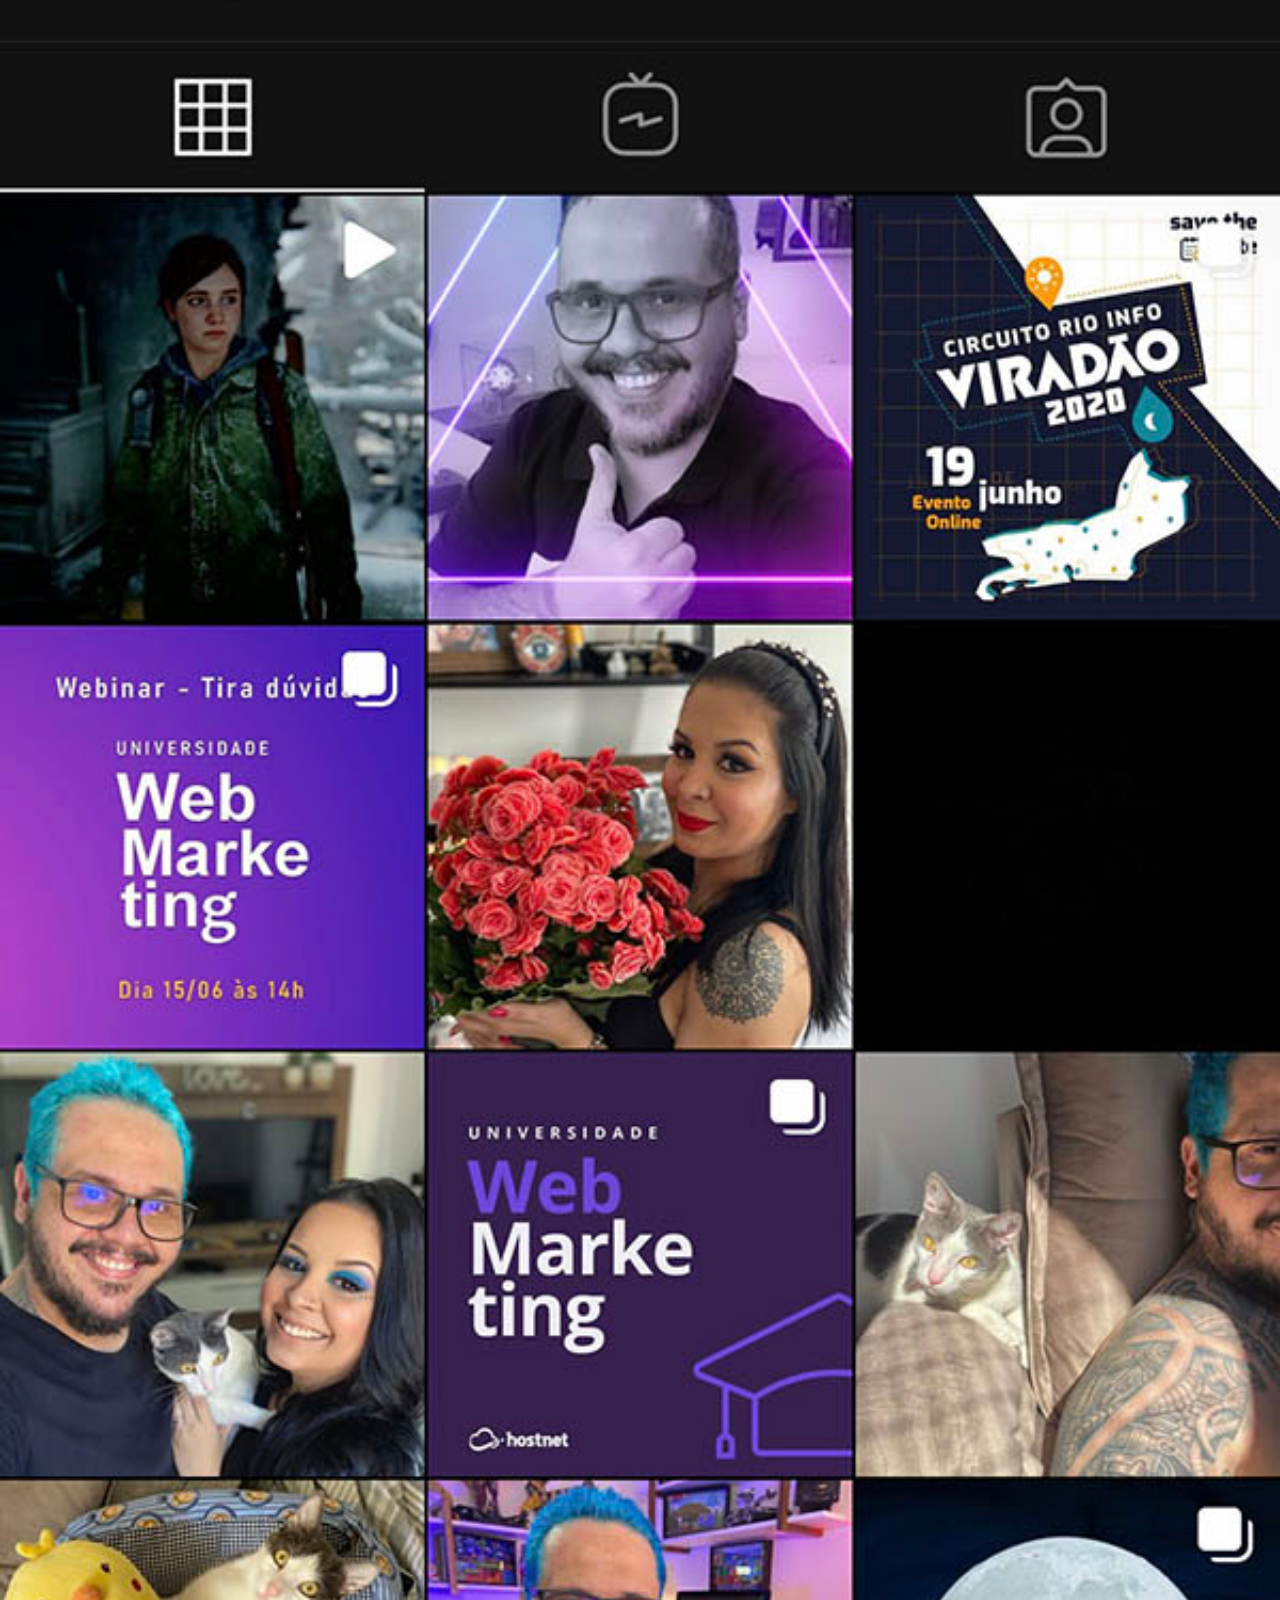
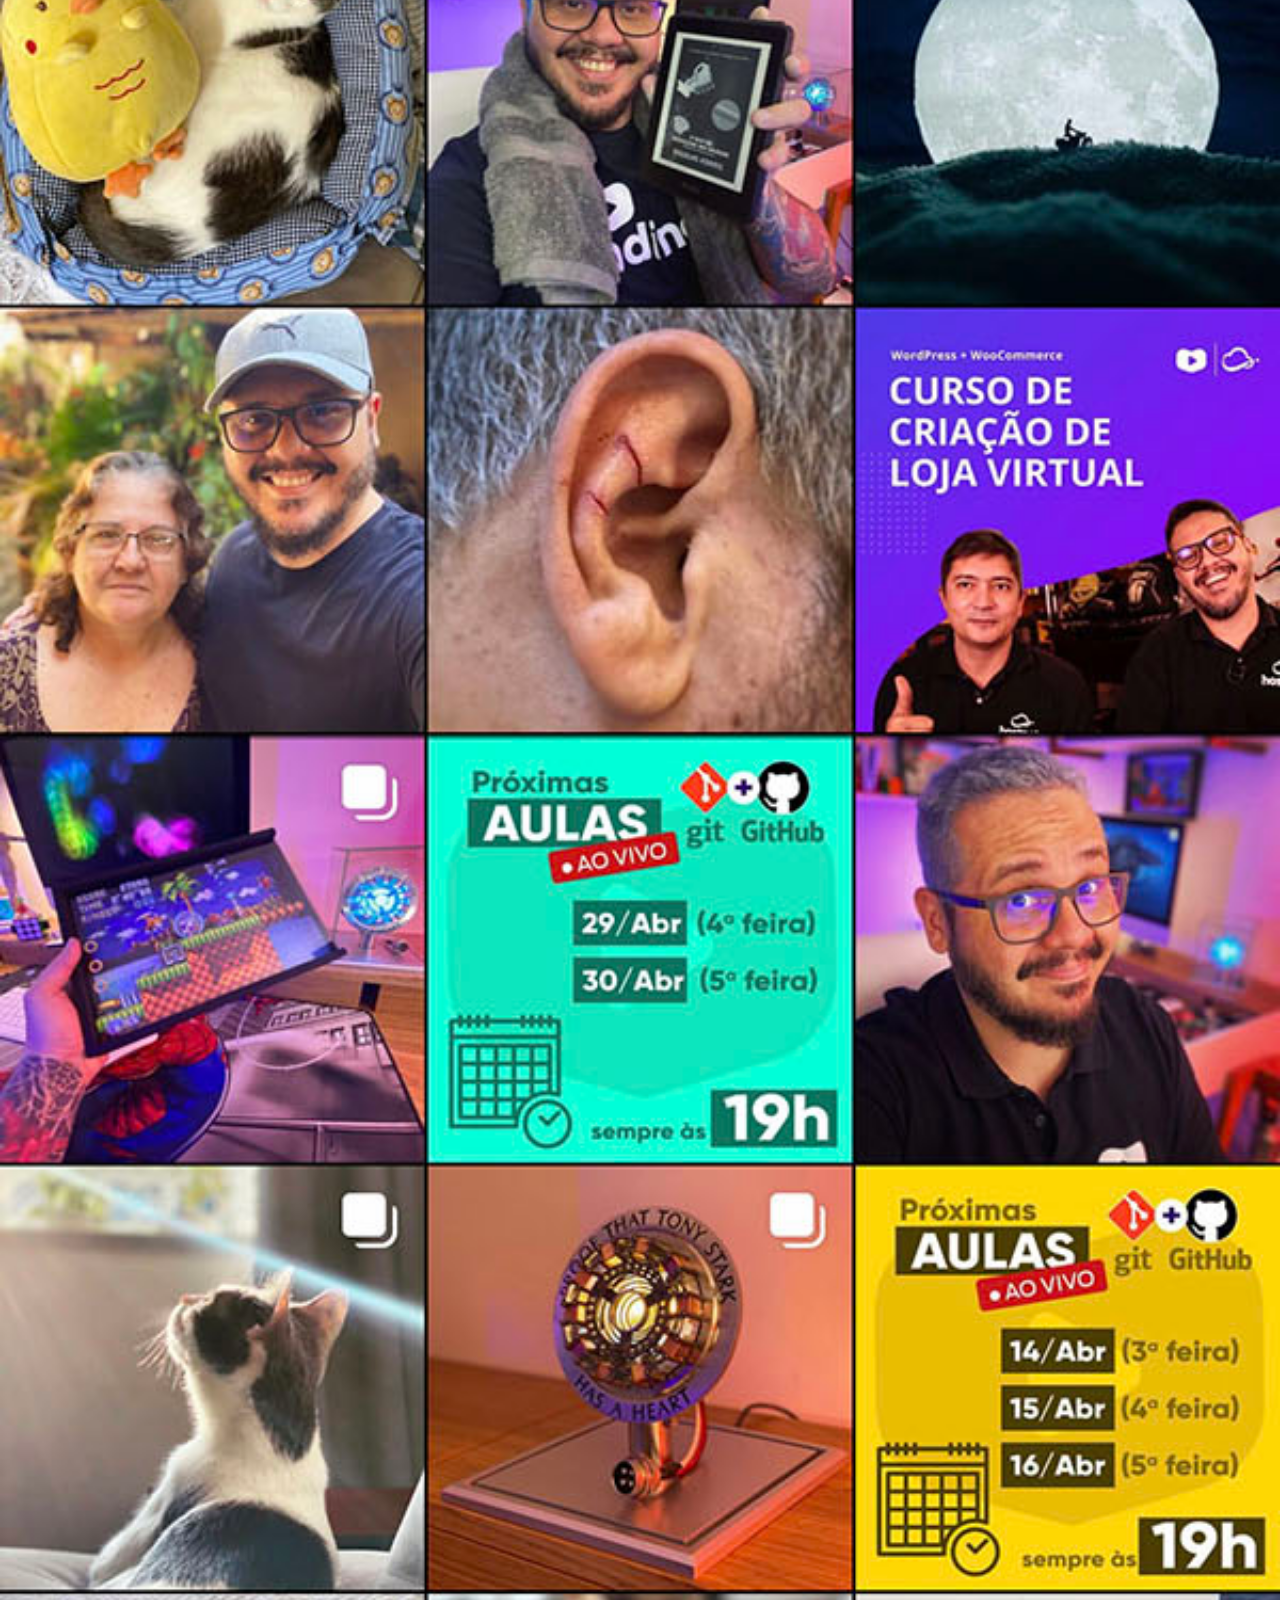
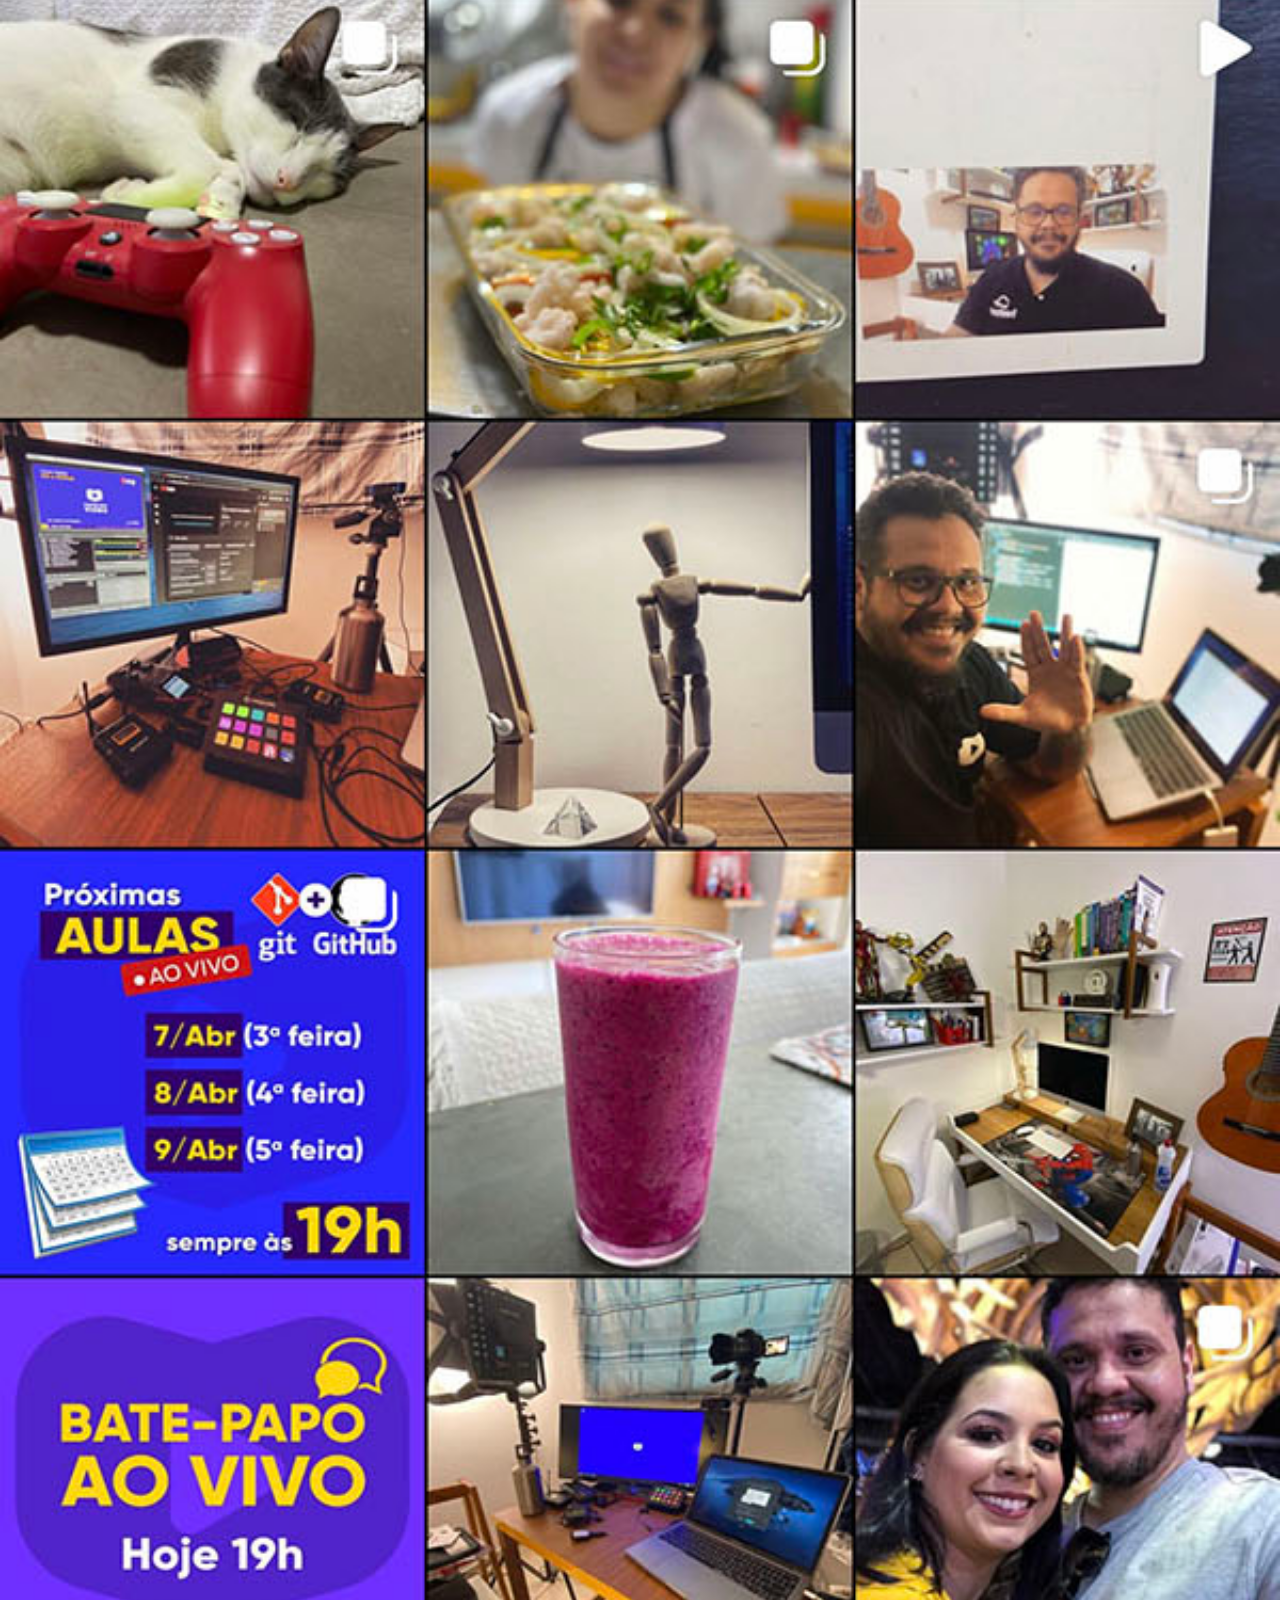
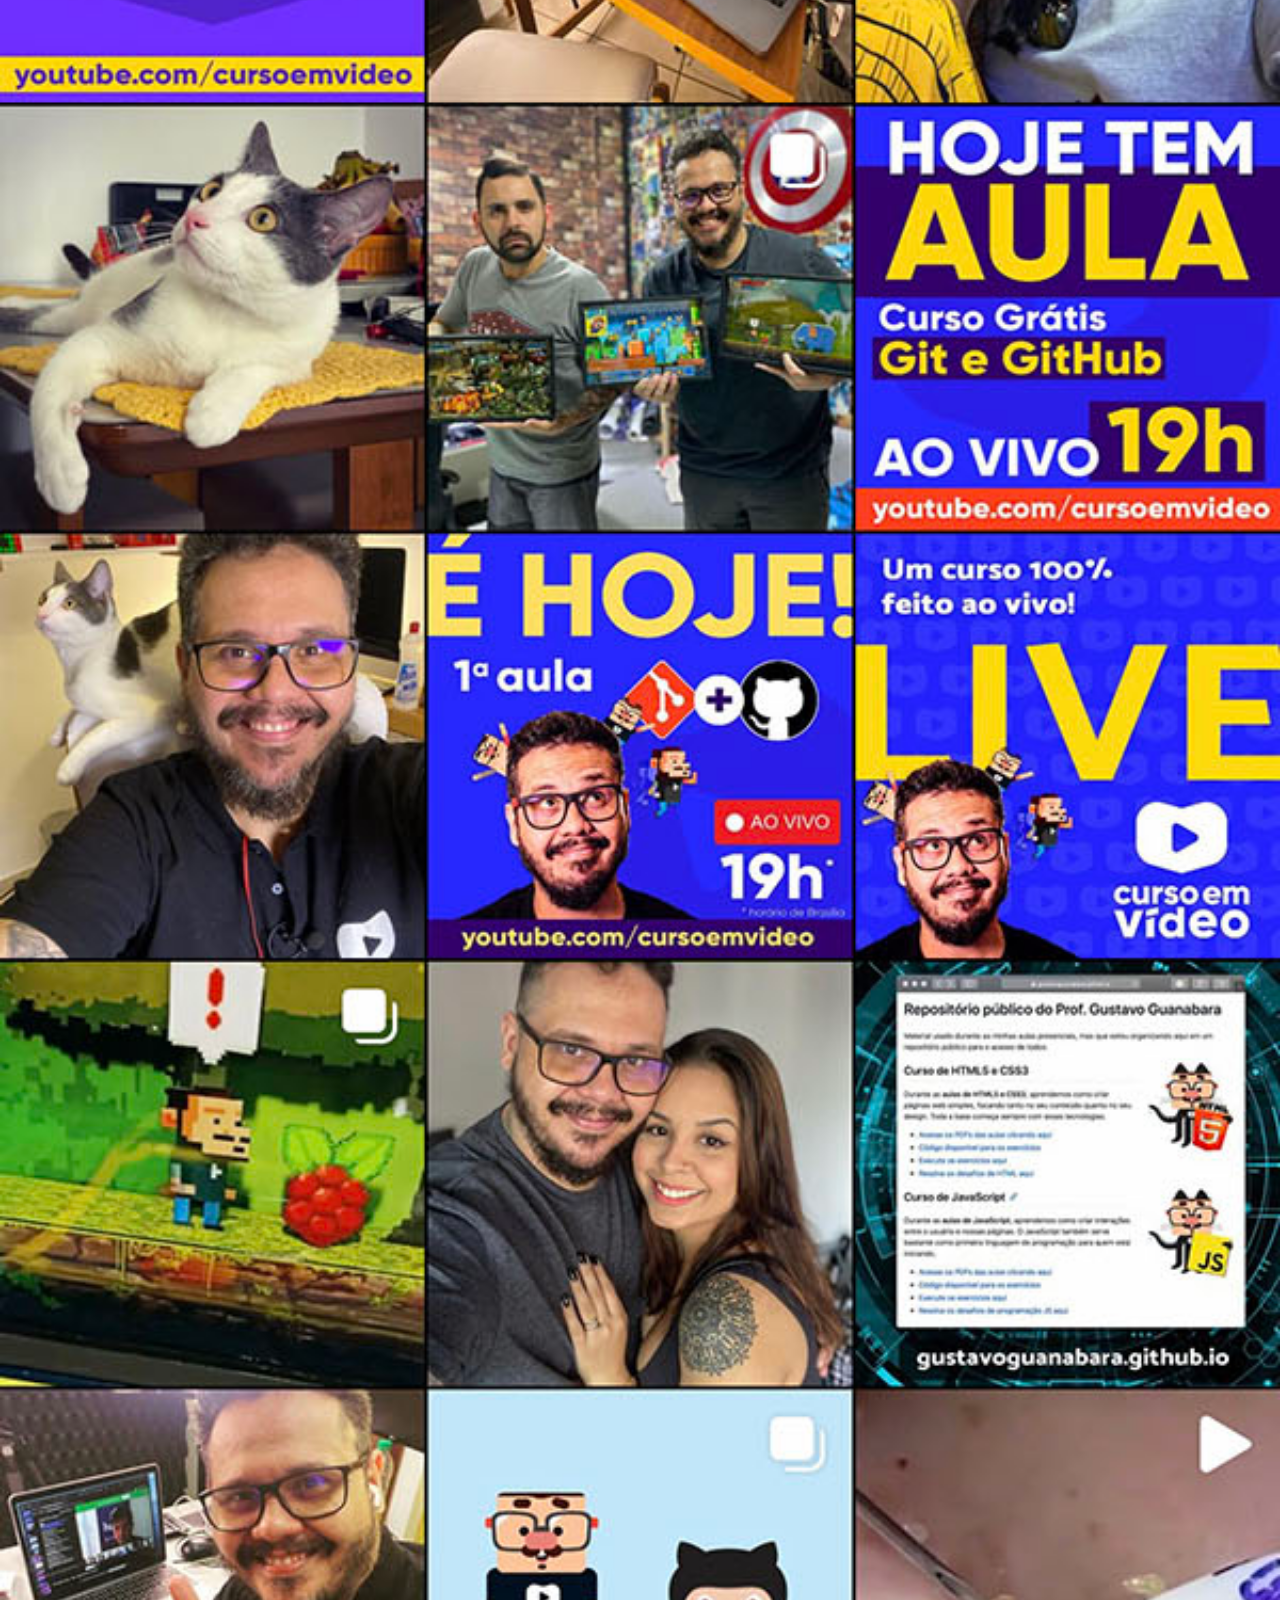
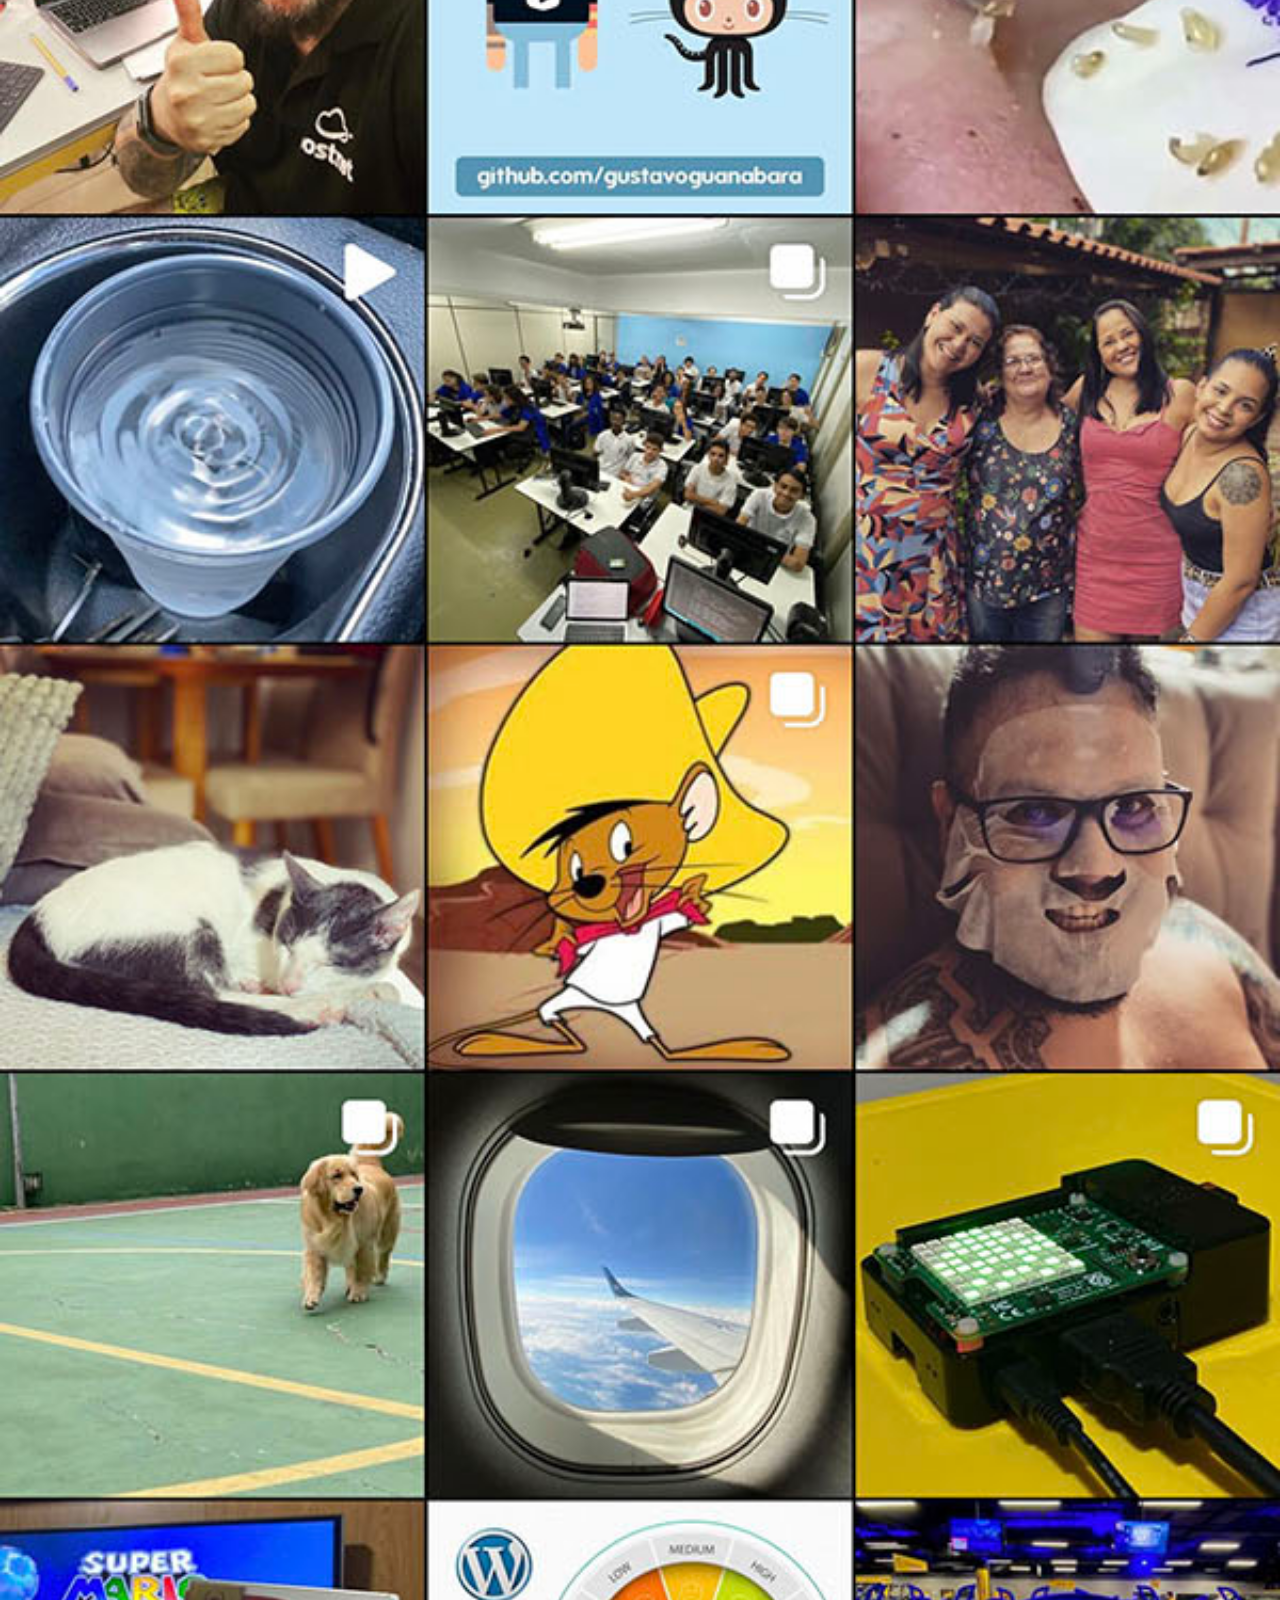
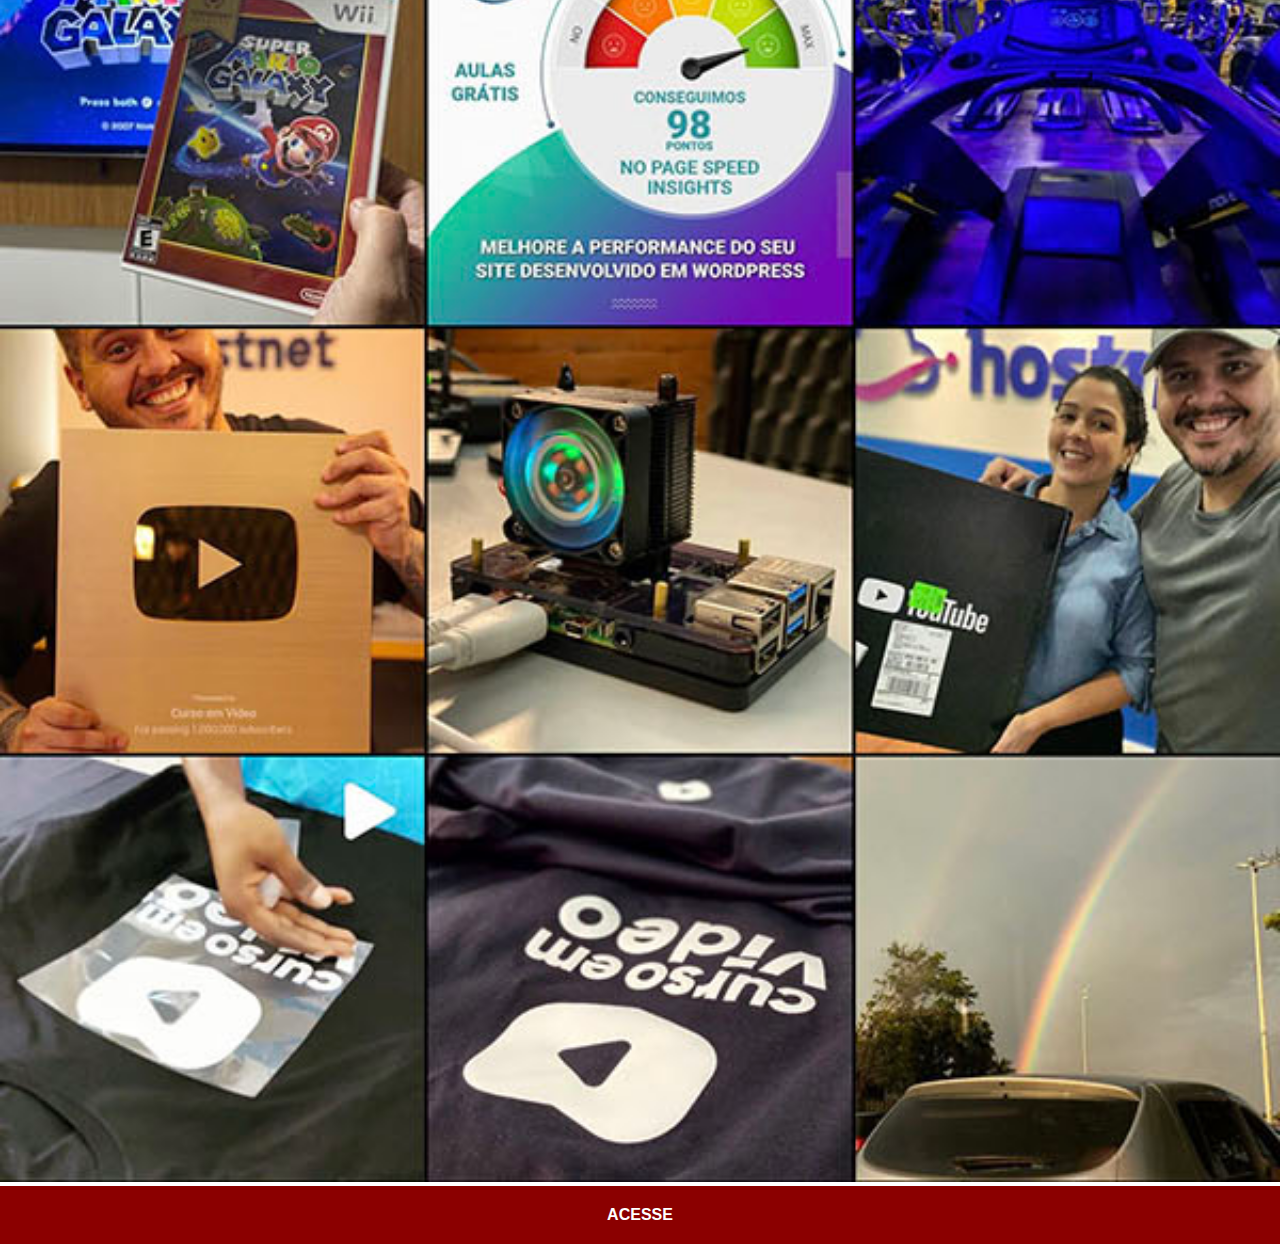
<file: instagram.html>
<!DOCTYPE html>
<html lang="pt-br">
<head>
    <meta charset="UTF-8">
    <meta name="viewport" content="width=device-width, initial-scale=1.0">
    <title>instagram</title>
    <link rel="stylesheet" href="estilos/social.css">
</head>
<body>
    <img src="imagens/tela-instagram.jpg" alt="instagram">
    <a href="https://www.instagram.com/fe.rsdo/" target="_blank">ACESSE</a>
    
</body>
</html>
</file>
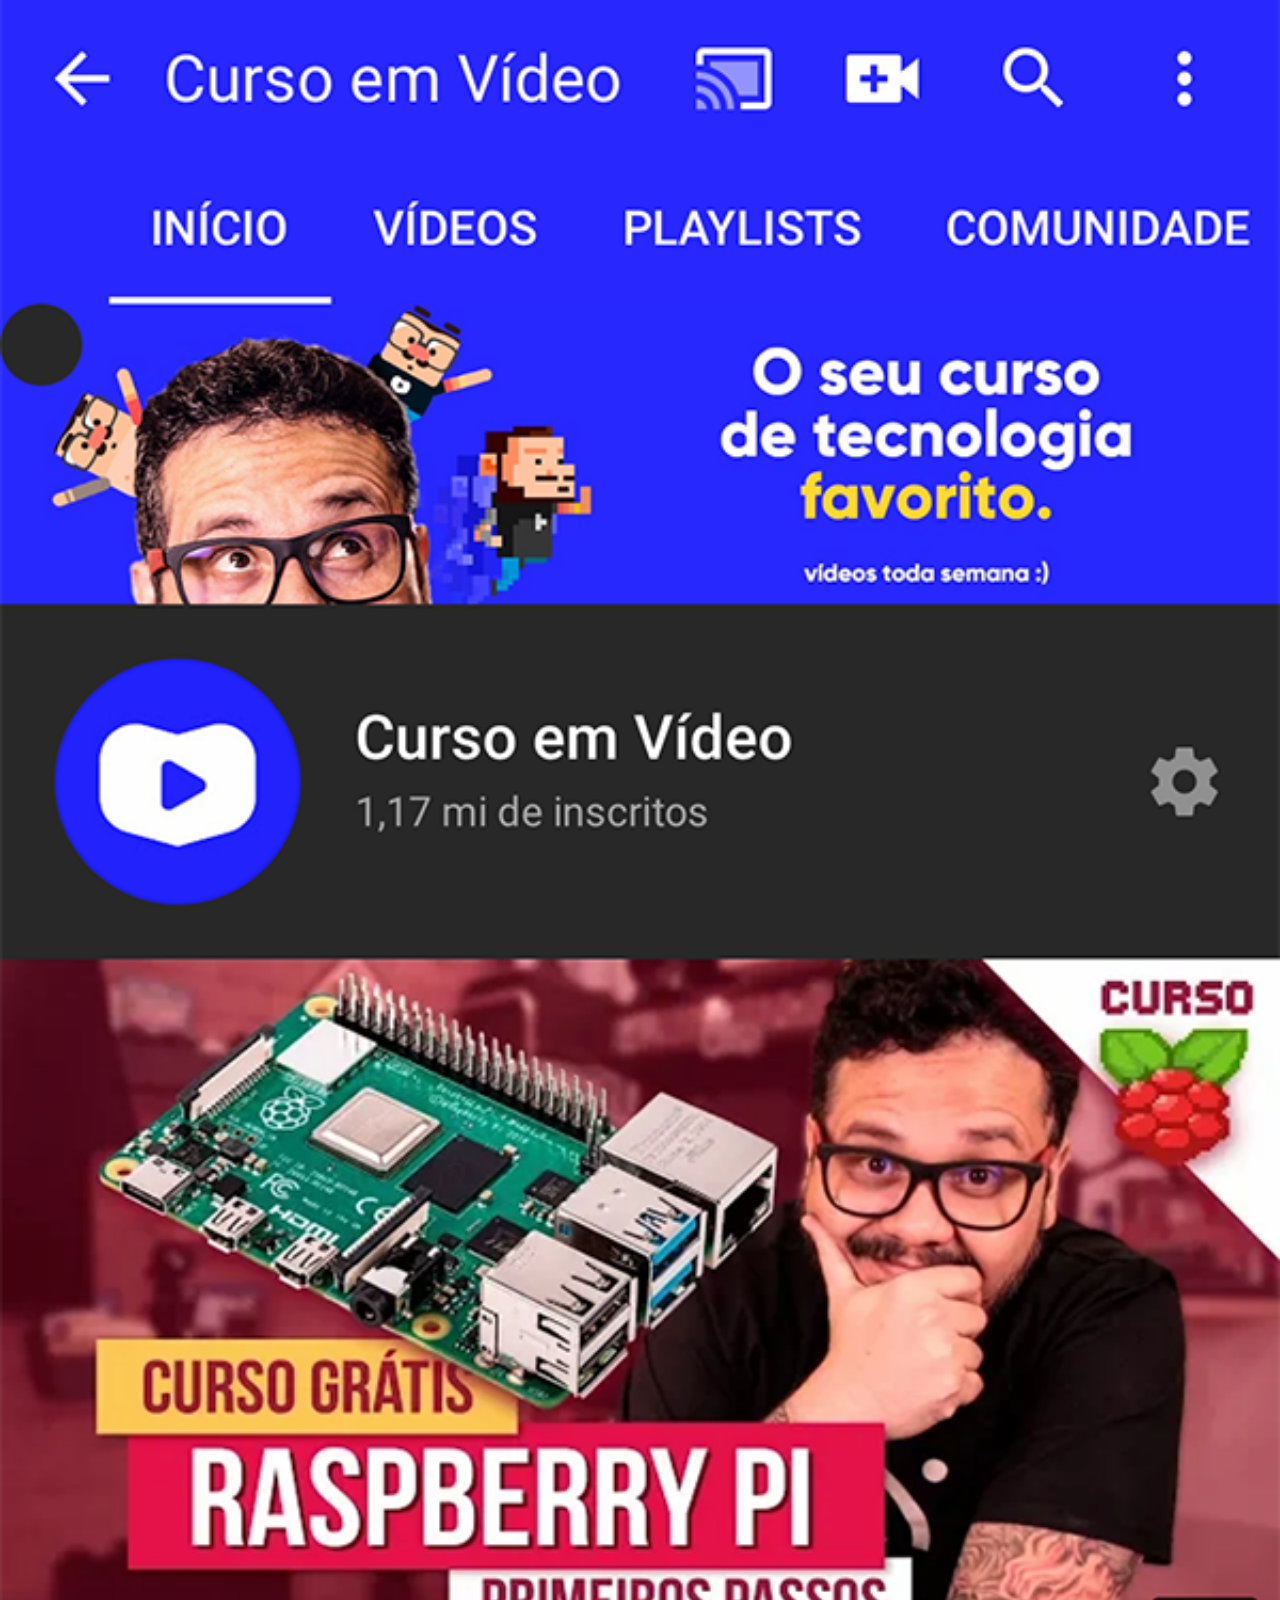
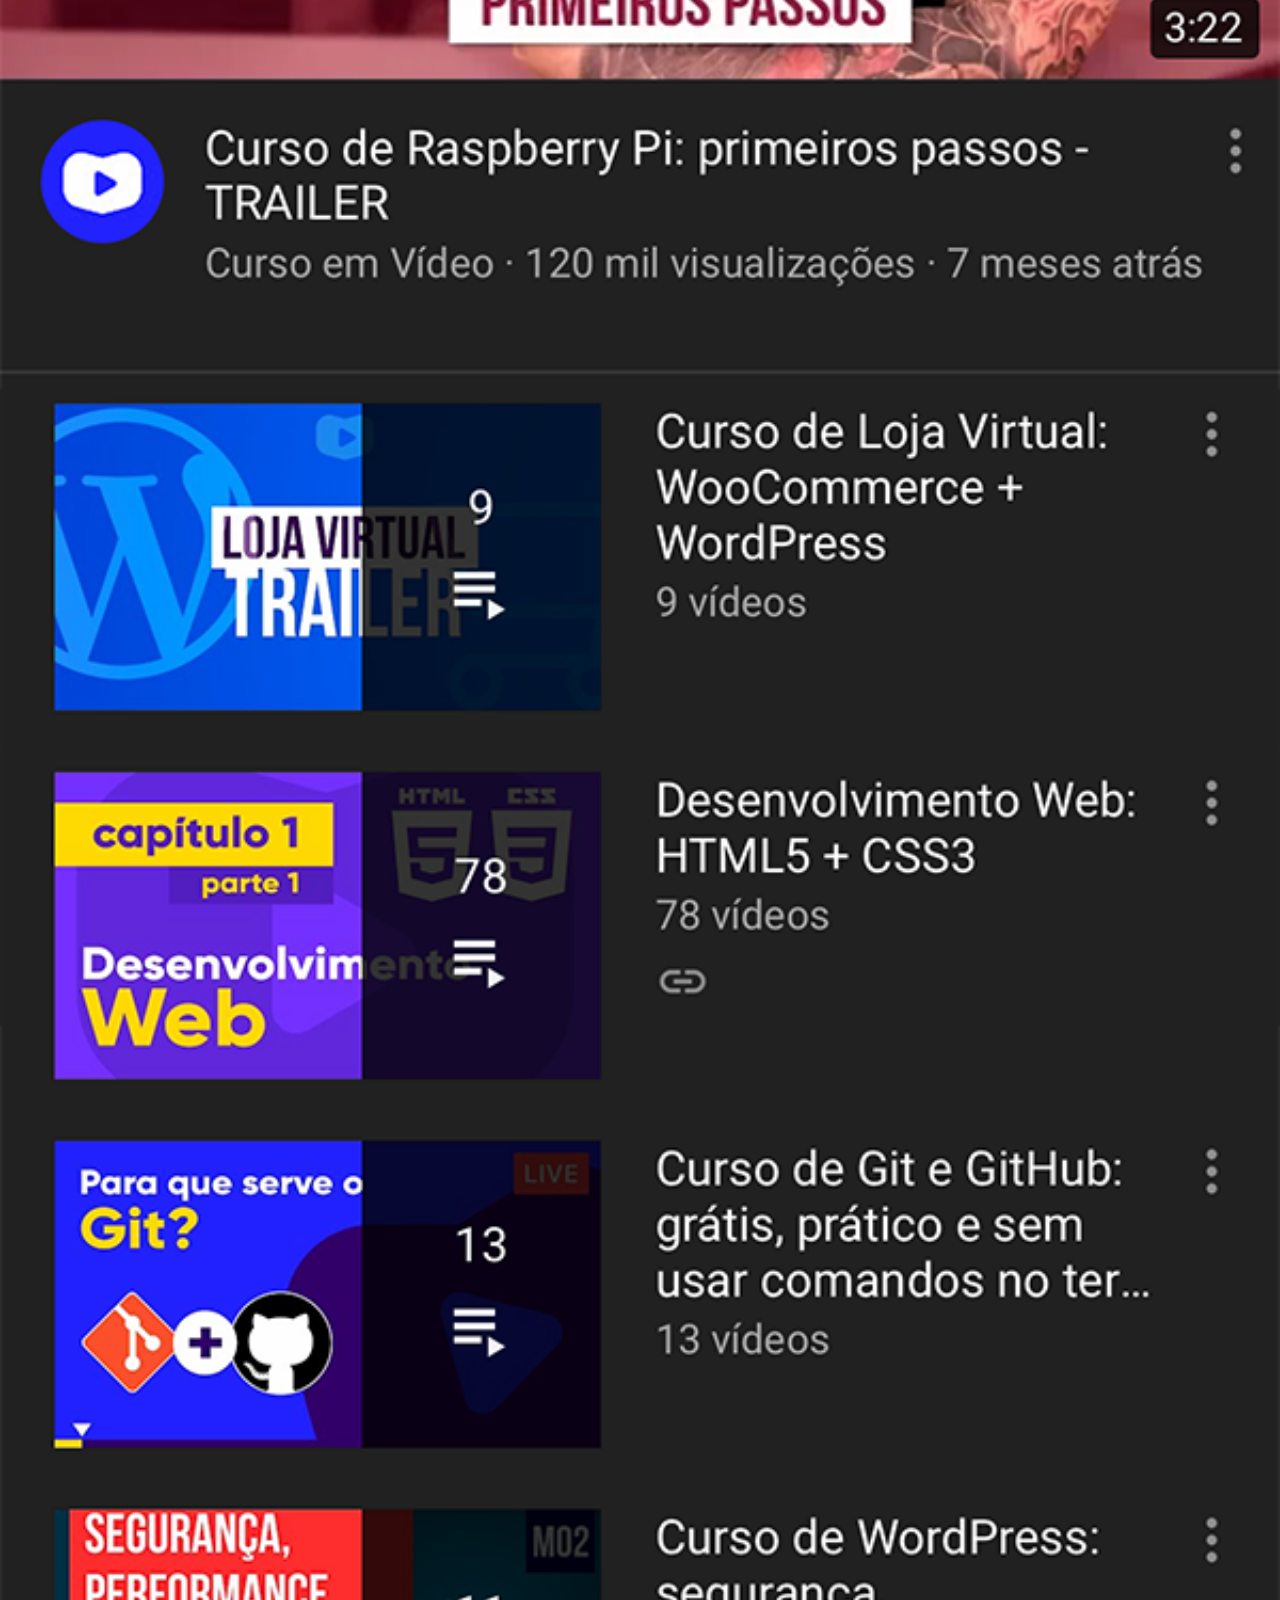
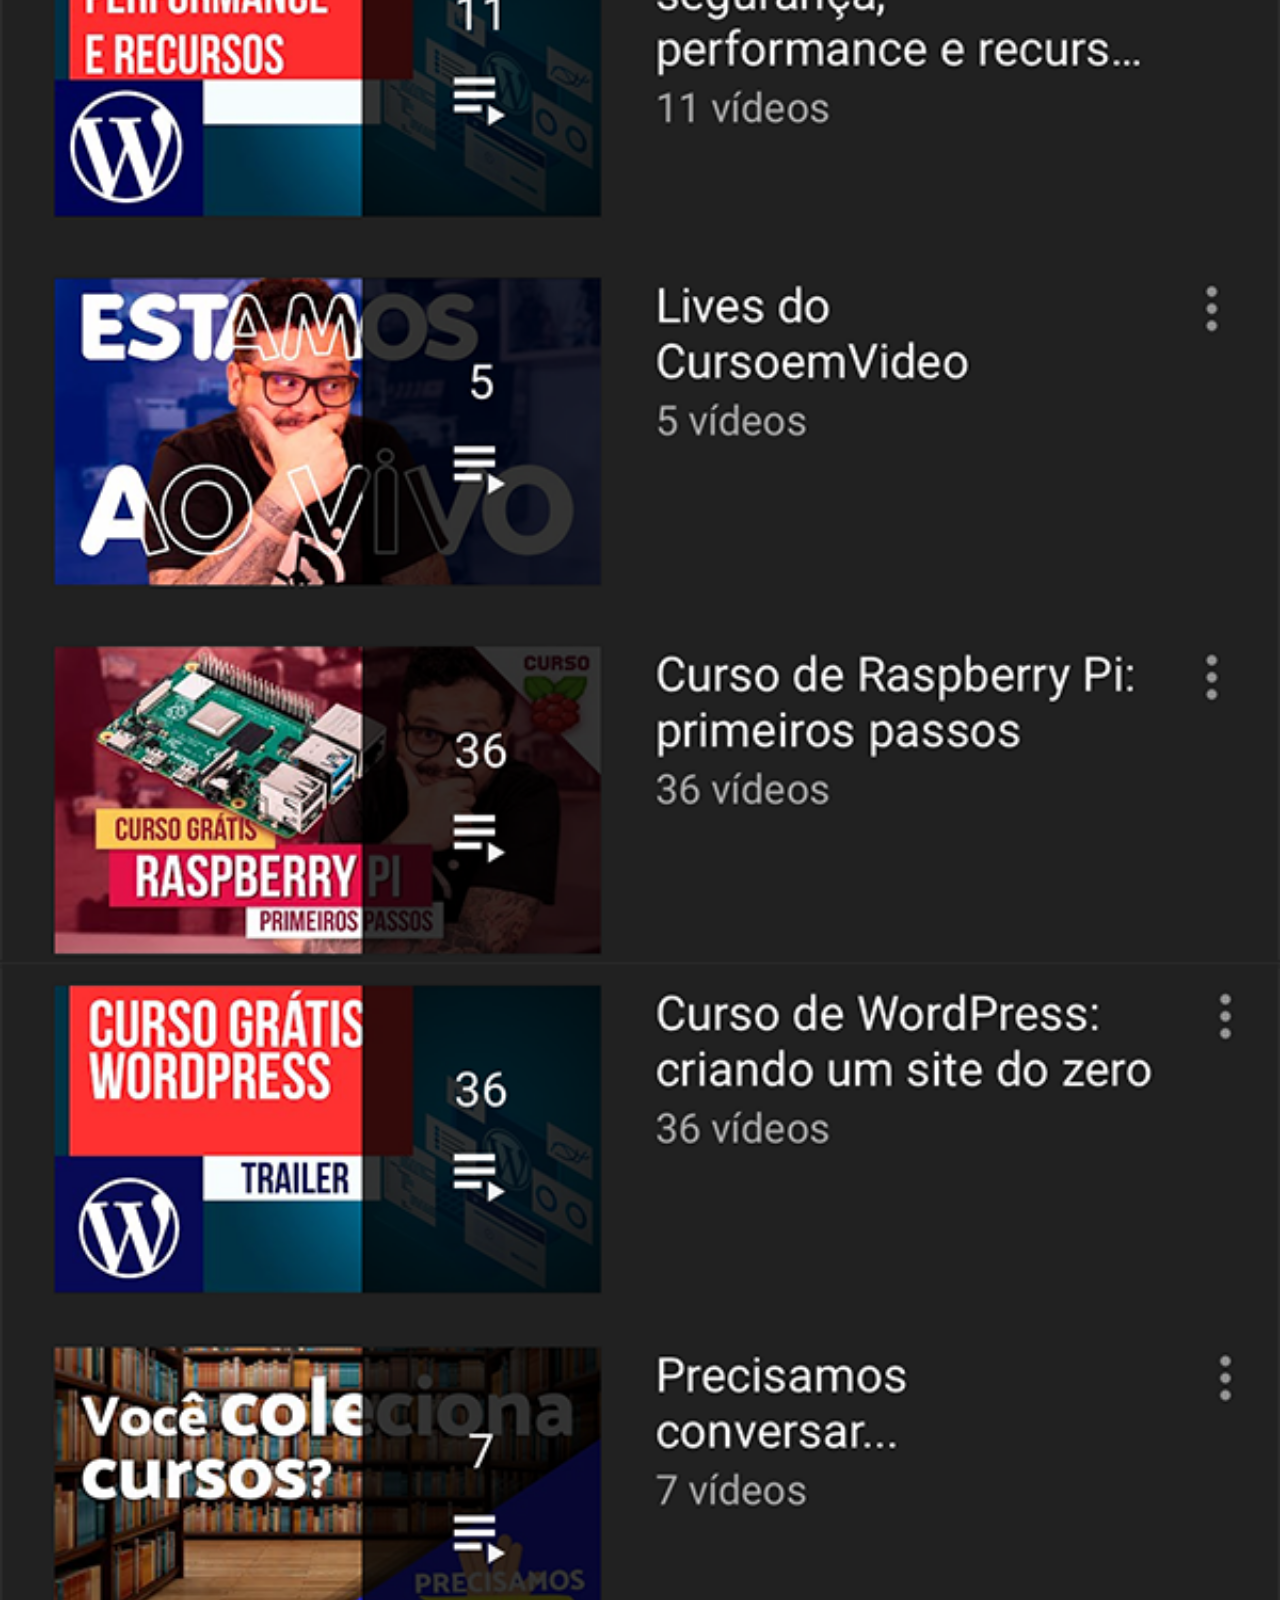
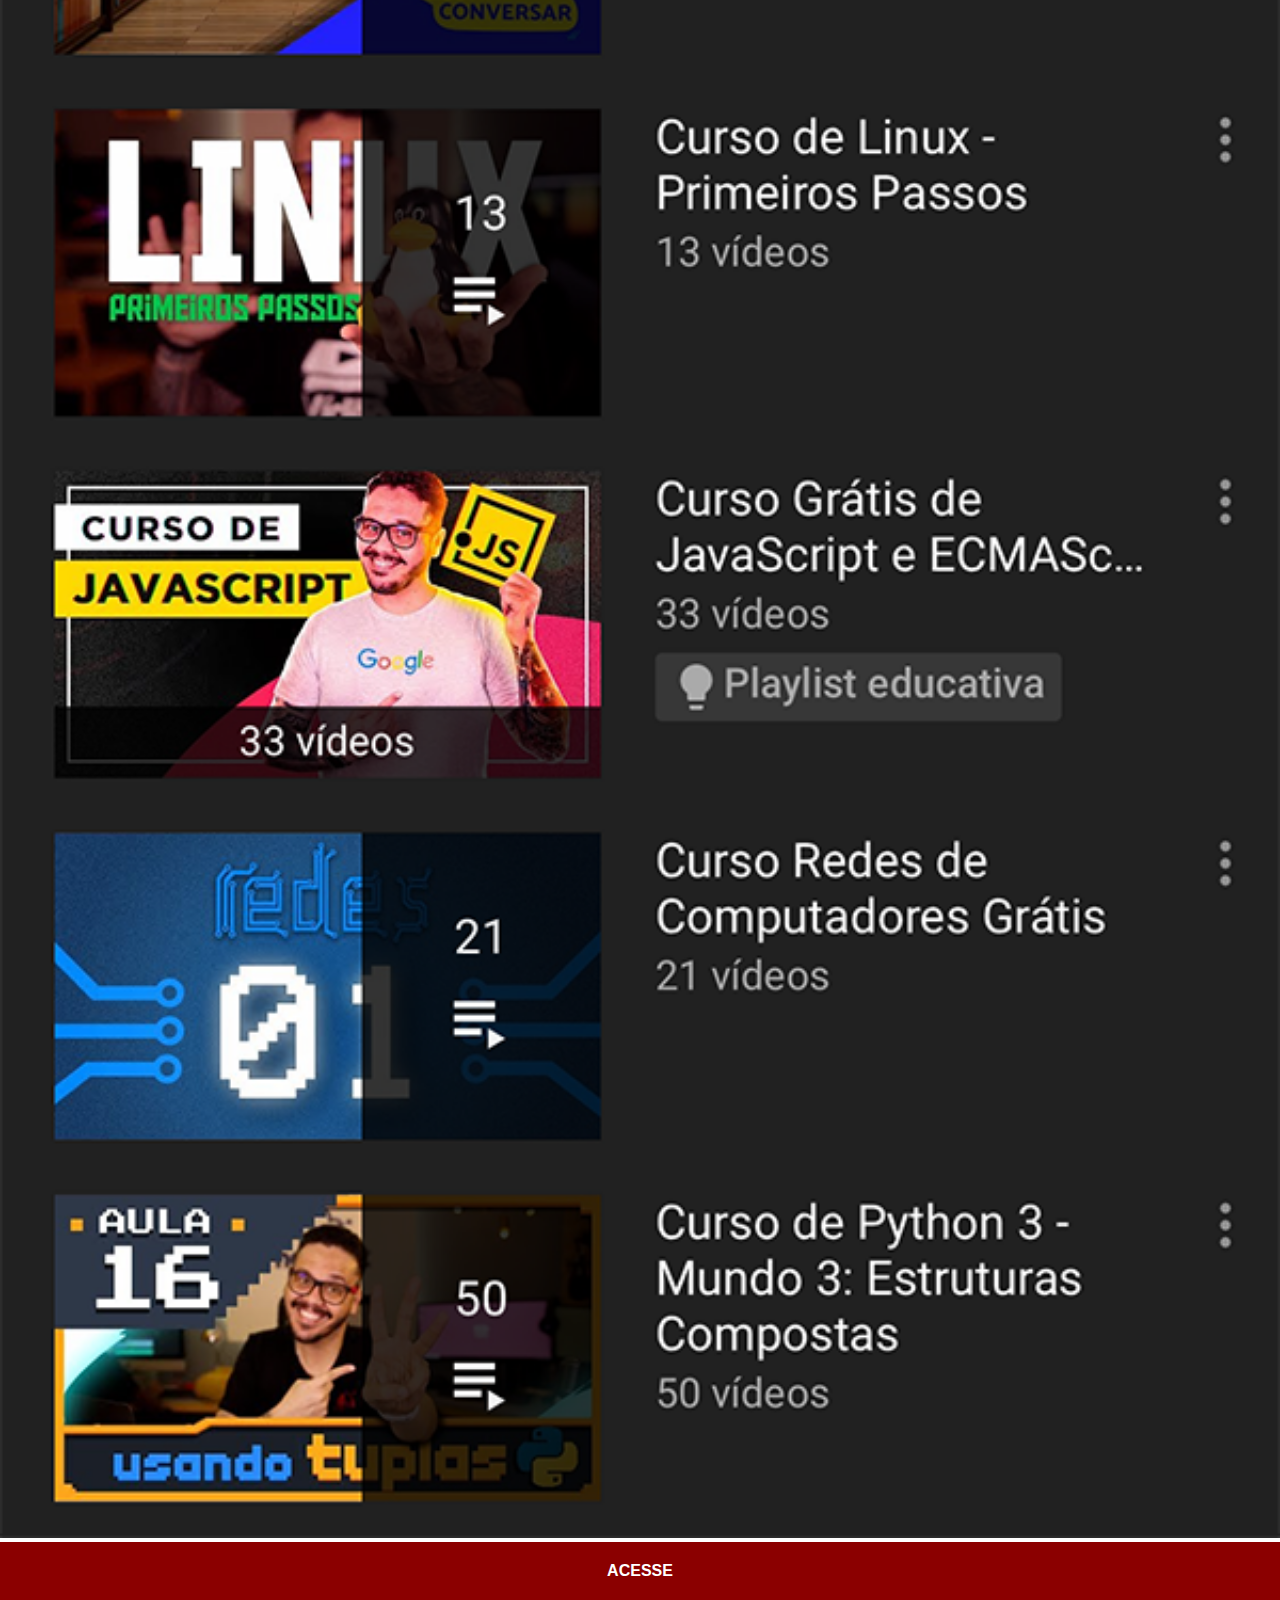
<file: youtube.html>
<!DOCTYPE html>
<html lang="pt-br">
<head>
    <meta charset="UTF-8">
    <meta name="viewport" content="width=device-width, initial-scale=1.0">
    <title>Youtube</title>
    <link rel="stylesheet" href="estilos/social.css">
</head>
<body>
    <img src="imagens/tela-youtube.png" alt="youtube">
    <a href="https://www.youtube.com/c/CursoemV%C3%ADdeo/playlists" target="_blank">ACESSE</a>
</body>
</html>
</file>
<file: estilos/style.css>
@charset "UTF-8";

* {
    margin: 0px;
    padding: 0px;
    font-family: Arial, Helvetica, sans-serif;
}

html, body {
    height: 100vh;
    width: 100vw;
    background-color: black;
}

main {
    position: relative;
    height: 100vh;
}

body {
    background: url(../imagens/fundo-madeira.jpg) no-repeat top center;
    background-size: cover;
    background-attachment: fixed;
}

section#telefone {
    position: absolute;
    top: 50%;
    left: 50%;
    transform: translate(-50%, -50%);

    height: 627px;
    width: 311px;
    background: url(../imagens/frame-iphone.png) no-repeat;
}

iframe#tela {
    position: relative;
    top: 80px;
    left: 22px;
    width: 267px;
    height: 471px;
}

section#redes-sociais {
    text-align: right;
}

section#redes-sociais img {
    width: 50px;
    margin: 10px;
    border-radius: 50%;
    box-shadow: 2px 2px 5px rgba(0, 0, 0, 0.400);
    box-sizing: border-box;
}

section#redes-sociais img:hover {
    border: 2px solid rgba(255, 255, 255, 0.6);
    transform: translate(-3px, -3px);
    box-shadow: 5px 5px 10px rgba(0, 0, 0, 0.600);
    transition: transform 0.3s;
}
</file>
<file: estilos/social.css>
@charset "UTF-8";

* {
    margin: 0px;
    padding: 0px;
    font-family: Arial, Helvetica, sans-serif;
}

::-webkit-scrollbar {
    width: 0px;
    height: 0px;
}

img {
    width: 100vw;

}

a {
    display: block;
    background-color: darkred;
    color: white;
    padding: 20px;
    text-align: center;
    font-weight: bolder;
    text-decoration: none;
}

a:hover {
    background-color: red;
}
</file>
